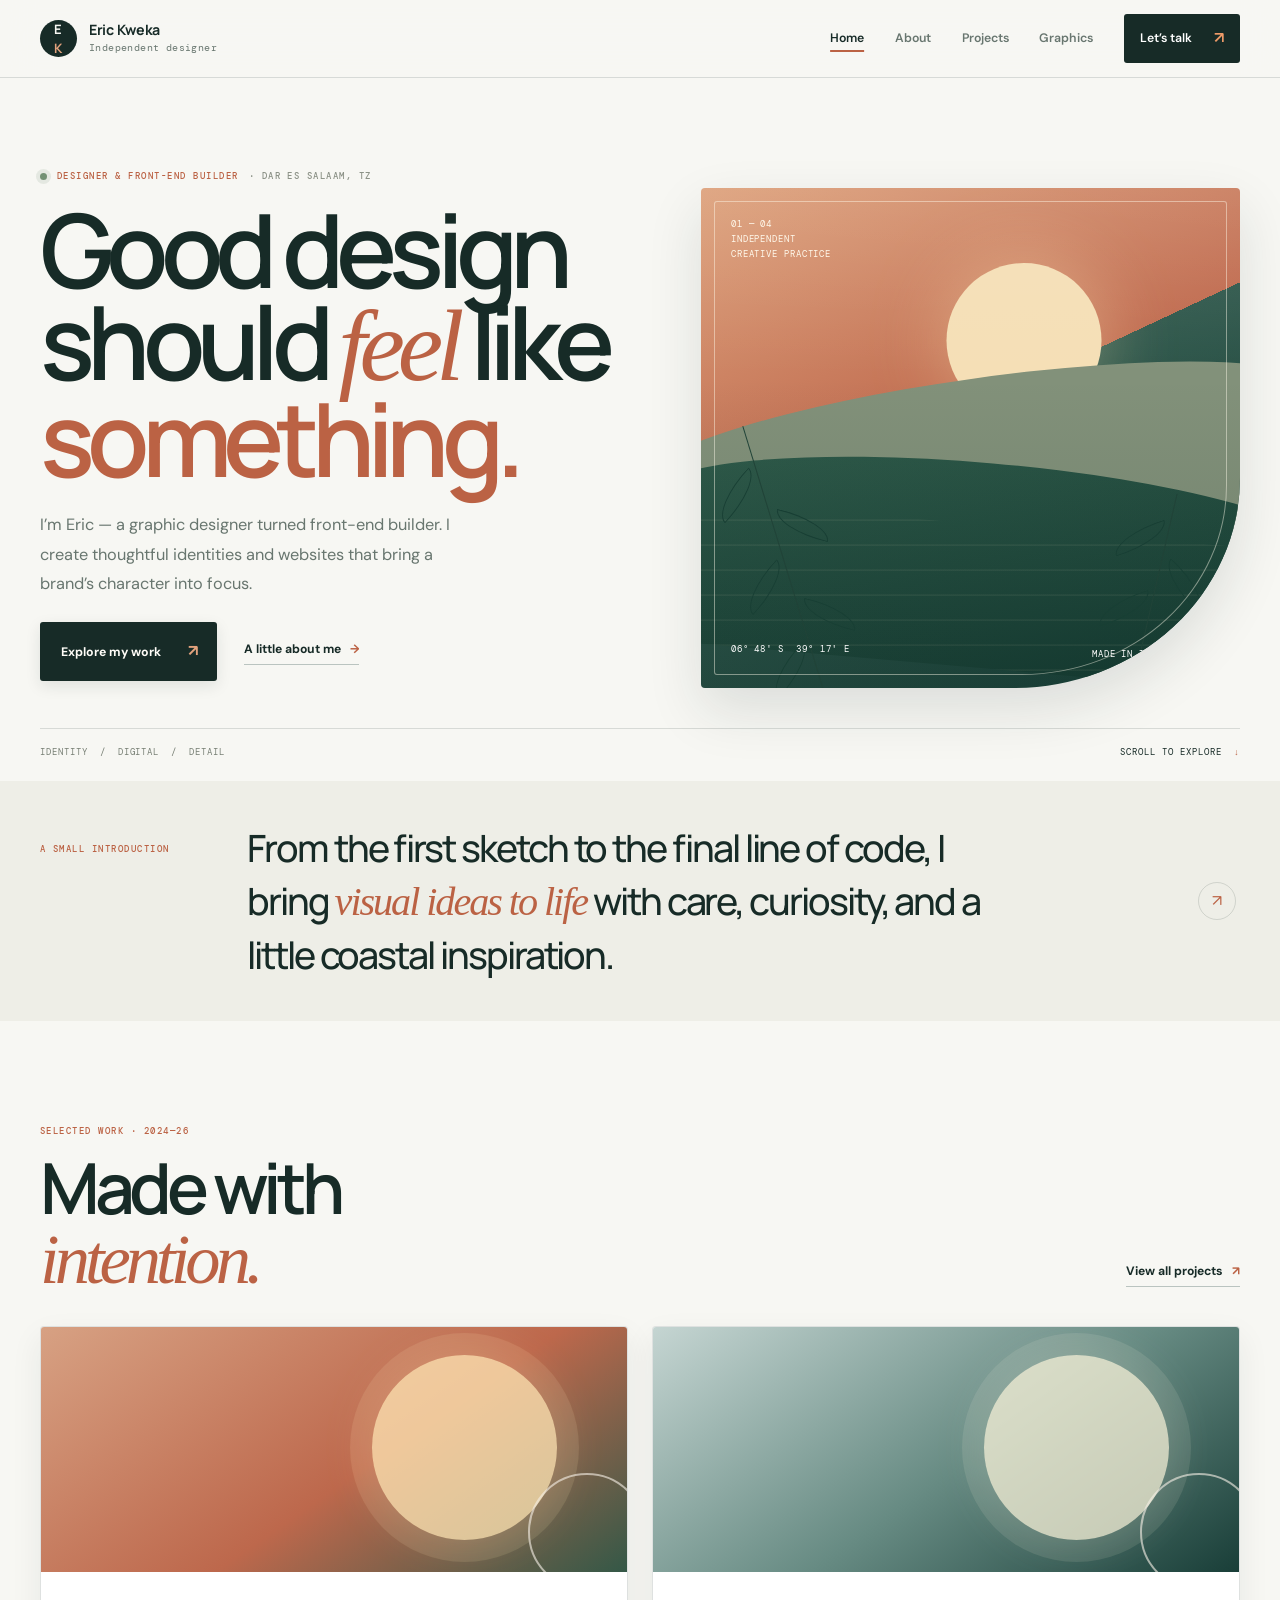
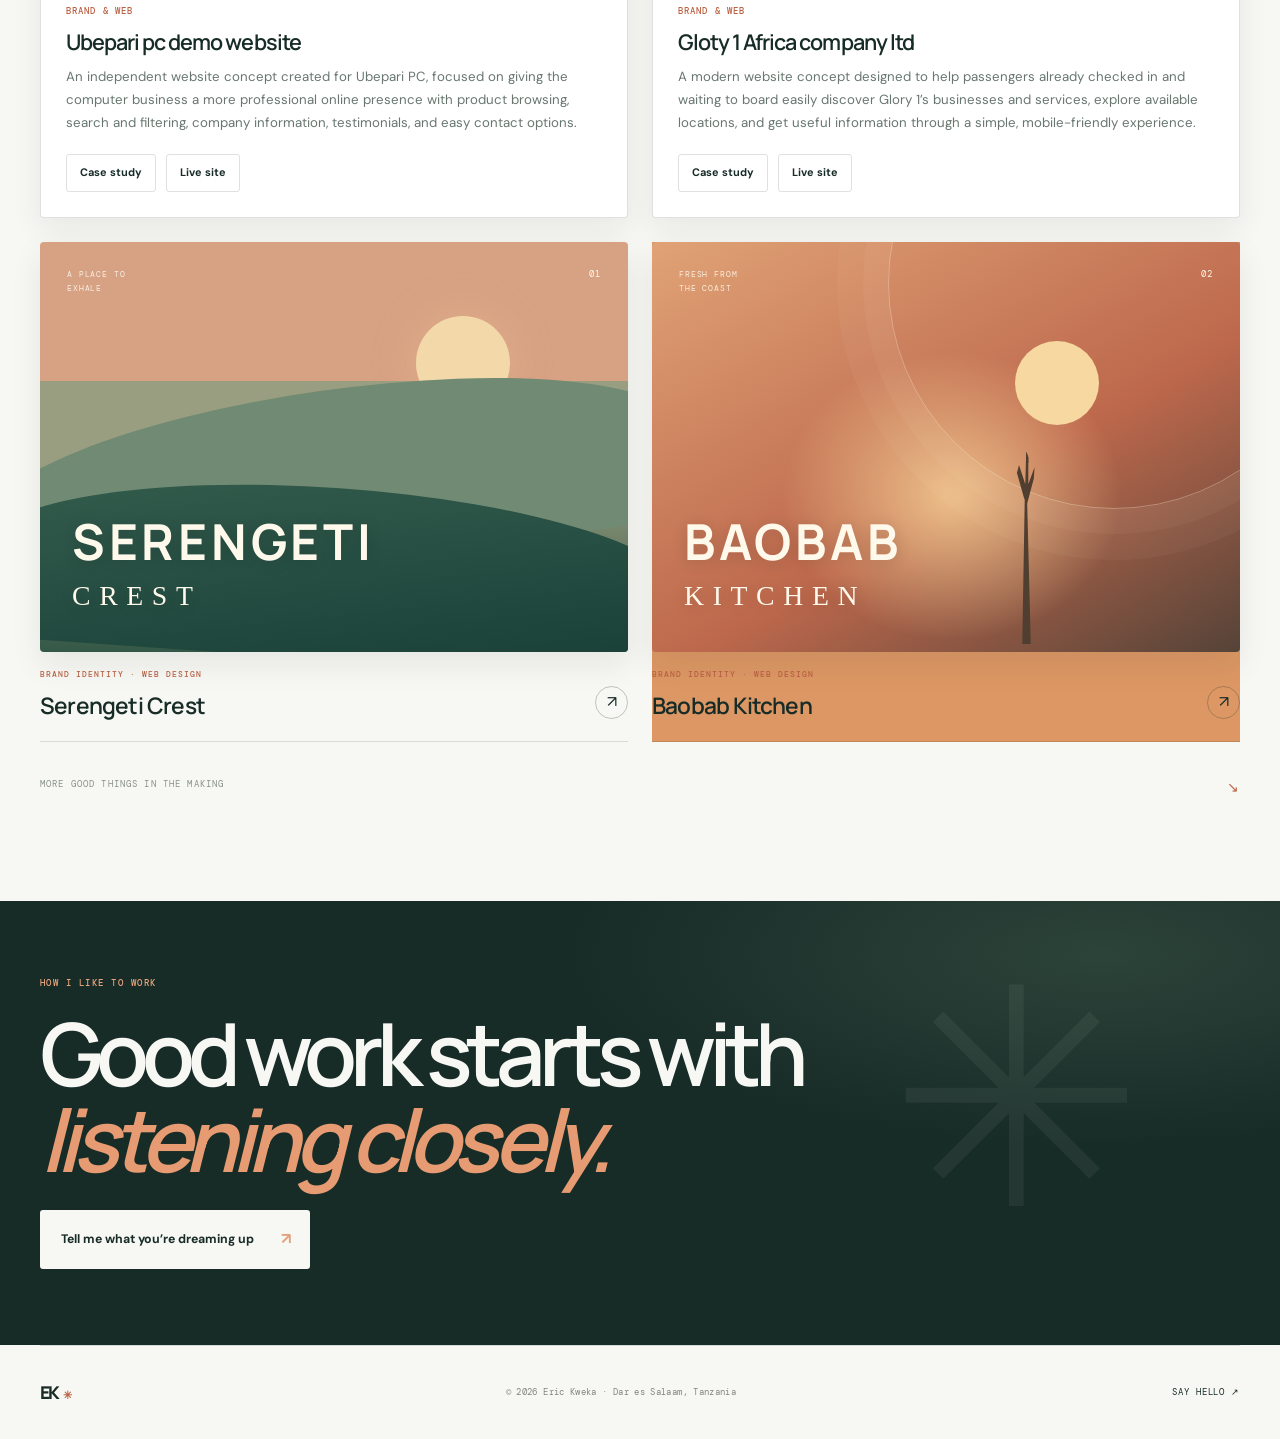
<file: index.html>
<!doctype html>
<html lang="en">
<head>
  <meta charset="utf-8">
  <meta name="viewport" content="width=device-width, initial-scale=1">
  <meta name="theme-color" content="#f7f7f3">
  <meta name="description" content="Eric Kweka is a graphic and front-end designer in Dar es Salaam, Tanzania, building thoughtful brands and websites.">
  <title>Eric Kweka — Designer &amp; Front-end Builder</title>
  <link rel="preconnect" href="https://fonts.googleapis.com">
  <link rel="preconnect" href="https://fonts.gstatic.com" crossorigin>
  <link href="https://fonts.googleapis.com/css2?family=DM+Mono:wght@400;500&family=DM+Sans:wght@400;500;600;700&family=Manrope:wght@400;500;600;700;800&display=swap" rel="stylesheet">
  <link rel="stylesheet" href="style.css">
</head>
<body>
  <header class="site-header">
    <a class="wordmark" href="index.html" aria-label="Eric Kweka, home"><span class="wordmark-mark">E<span>K</span></span><span>Eric Kweka<small>Independent designer</small></span></a>
    <button class="menu-btn" aria-expanded="false" aria-controls="site-nav"><span>Menu</span><i></i><i></i></button>
    <nav class="site-nav" id="site-nav" aria-label="Main navigation">
      <a href="index.html" aria-current="page">Home</a><a href="about.html">About</a><a href="projects.html">Projects</a><a href="graphics.html">Graphics</a><a class="nav-contact" href="contact.html">Let’s talk <span>↗</span></a>
    </nav>
  </header>
  <main>
    <section class="hero wrap">
      <div class="hero-copy">
        <p class="eyebrow"><span class="status-dot"></span> DESIGNER &amp; FRONT-END BUILDER <span class="eyebrow-place">· DAR ES SALAAM, TZ</span></p>
        <h1>Good design<br>should <em>feel</em> like<br><span>something.</span></h1>
        <p class="hero-intro">I’m Eric — a graphic designer turned front-end builder. I create thoughtful identities and websites that bring a brand’s character into focus.</p>
        <div class="hero-cta"><a class="button button-dark" href="projects.html">Explore my work <span>↗</span></a><a class="text-link" href="about.html">A little about me <span>→</span></a></div>
      </div>
      <div class="hero-visual" aria-label="Abstract illustration of the Tanzanian coast at sunset" role="img">
        <div class="visual-index">01 — 04<br>INDEPENDENT<br>CREATIVE PRACTICE</div><div class="sun"></div><div class="coast coast-back"></div><div class="coast coast-front"></div>
        <div class="visual-plant plant-a"><i></i><i></i><i></i><i></i><i></i></div><div class="visual-plant plant-b"><i></i><i></i><i></i><i></i></div>
        <div class="visual-caption"><span>06° 48′ S&nbsp; 39° 17′ E</span><span>MADE IN TANZANIA <b>✳</b></span></div>
      </div>
      <div class="hero-bottom"><span>IDENTITY&nbsp; / &nbsp;DIGITAL&nbsp; / &nbsp;DETAIL</span><a href="#work">SCROLL TO EXPLORE <span>↓</span></a></div>
    </section>
    <section class="intro-band"><div class="wrap intro-band-inner"><span class="eyebrow">A SMALL INTRODUCTION</span><p>From the first sketch to the final line of code, I bring <em>visual ideas to life</em> with care, curiosity, and a little coastal inspiration.</p><a class="round-link" href="about.html" aria-label="Read more about Eric">↗</a></div></section>
    <section class="work-section wrap" id="work">
      <div class="section-heading"><div><p class="eyebrow">SELECTED WORK · 2024—26</p><h2>Made with<br><em>intention.</em></h2></div><a class="text-link" href="projects.html">View all projects <span>↗</span></a></div>
      <div class="work-grid">
        <div class="project-card">
        <div class="project-thumb">
          <svg width="120" height="120" viewBox="0 0 120 120" style="position:absolute; right:-20px; bottom:-20px;"><circle cx="60" cy="60" r="58" fill="none" stroke="#F5EFE6" stroke-width="2"/></svg>
        </div>
        <div class="project-body">
          <span class="tag">Brand &amp; Web</span>
          <h3>Ubepari pc demo website</h3>
          <p>An independent website concept created for Ubepari PC, focused on giving the computer business a more professional online presence with product browsing, search and filtering, company information, testimonials, and easy contact options.</p>
          <div class="project-links">
            <a href="#">Case study</a>
            <a href="https://iamericx.github.io/ubepari/">Live site</a>
          </div>
        </div>
      </div>
         <div class="project-card">
        <div class="project-thumb">
          <svg width="120" height="120" viewBox="0 0 120 120" style="position:absolute; right:-20px; bottom:-20px;"><circle cx="60" cy="60" r="58" fill="none" stroke="#F5EFE6" stroke-width="2"/></svg>
        </div>
        <div class="project-body">
          <span class="tag">Brand &amp; Web</span>
          <h3>Gloty 1 Africa company ltd</h3>
          <p> A modern website concept designed to help passengers already checked in and waiting to board easily discover Glory 1’s businesses and services, explore available locations, and get useful information through a simple, mobile-friendly experience.</p>
          <div class="project-links">
            <a href="#">Case study</a>
            <a href="https://iamericx.github.io/Glory-1-/">Live site</a>
          </div>
        </div>
      </div>
        <a class="work-card work-serengeti" href="projects.html#serengeti"><div class="work-art serengeti-art"><span class="work-art-note">A PLACE TO<br>EXHALE</span><div class="work-sun"></div><div class="work-hill hill-a"></div><div class="work-hill hill-b"></div><div class="work-art-title">SERENGETI<br><i>CREST</i></div><span class="work-number">01</span></div><div class="work-meta"><div><span class="eyebrow">BRAND IDENTITY · WEB DESIGN</span><h3>Serengeti Crest</h3></div><span class="arrow-circle">↗</span></div></a>
        <a class="work-card work-baobab" href="projects.html#baobab"><div class="work-art baobab-art"><span class="work-art-note">FRESH FROM<br>THE COAST</span><div class="baobab-sun"></div><div class="baobab-tree"></div><div class="work-art-title">BAOBAB<br><i>KITCHEN</i></div><span class="work-number">02</span></div><div class="work-meta"><div><span class="eyebrow">BRAND IDENTITY · WEB DESIGN</span><h3>Baobab Kitchen</h3></div><span class="arrow-circle">↗</span></div></a>
      </div>
      <div class="work-endnote"><span>MORE GOOD THINGS IN THE MAKING</span><span>↘</span></div>
    </section>
    <section class="statement"><div class="wrap statement-inner"><span class="eyebrow">HOW I LIKE TO WORK</span><p>Good work starts with<br><em>listening closely.</em></p><a class="button button-light" href="contact.html">Tell me what you’re dreaming up <span>↗</span></a><span class="statement-star" aria-hidden="true">✳</span></div></section>
  </main>
  <footer class="site-footer wrap"><a class="footer-mark" href="index.html">EK<span>✳</span></a><span>© <span data-year>2026</span> Eric Kweka · Dar es Salaam, Tanzania</span><a href="mailto:kwekae376@gmail.com">SAY HELLO ↗</a></footer>
  <script src="nav.js" defer></script>
</body>
</html>
</file>
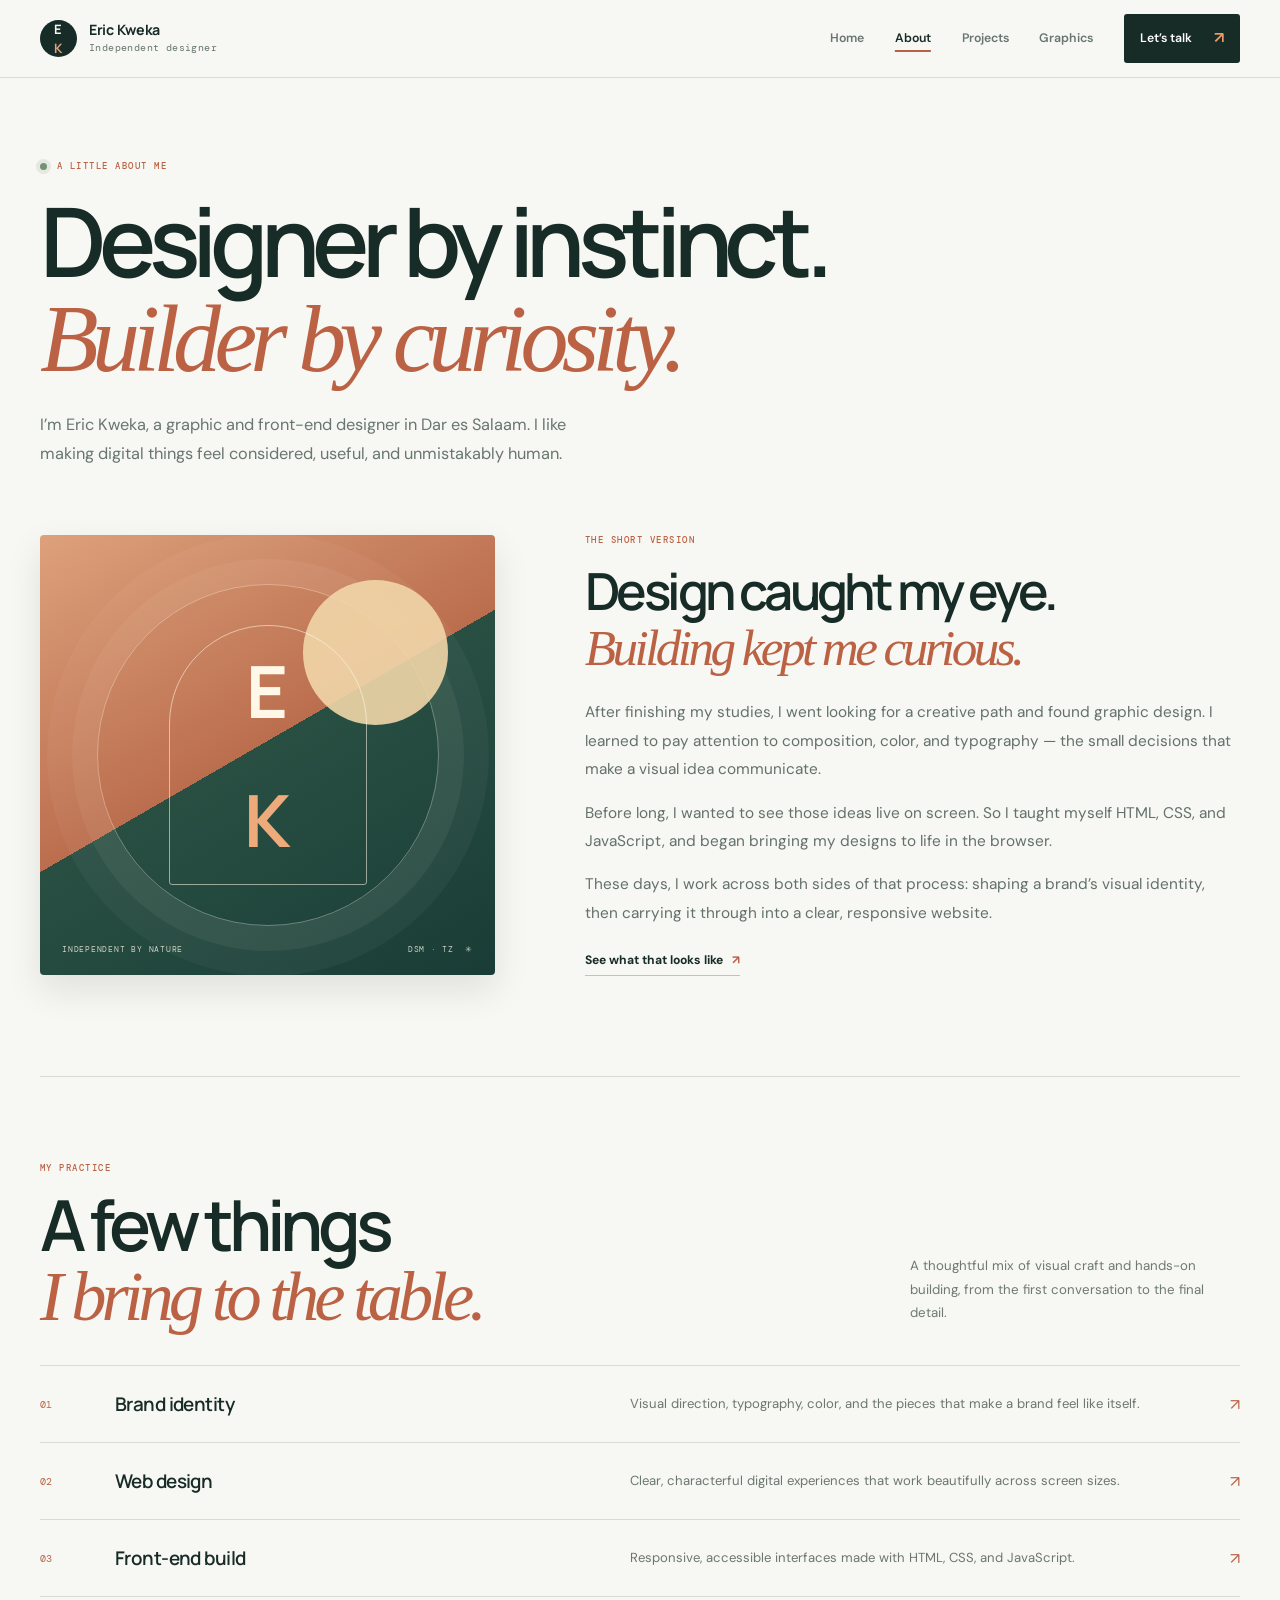
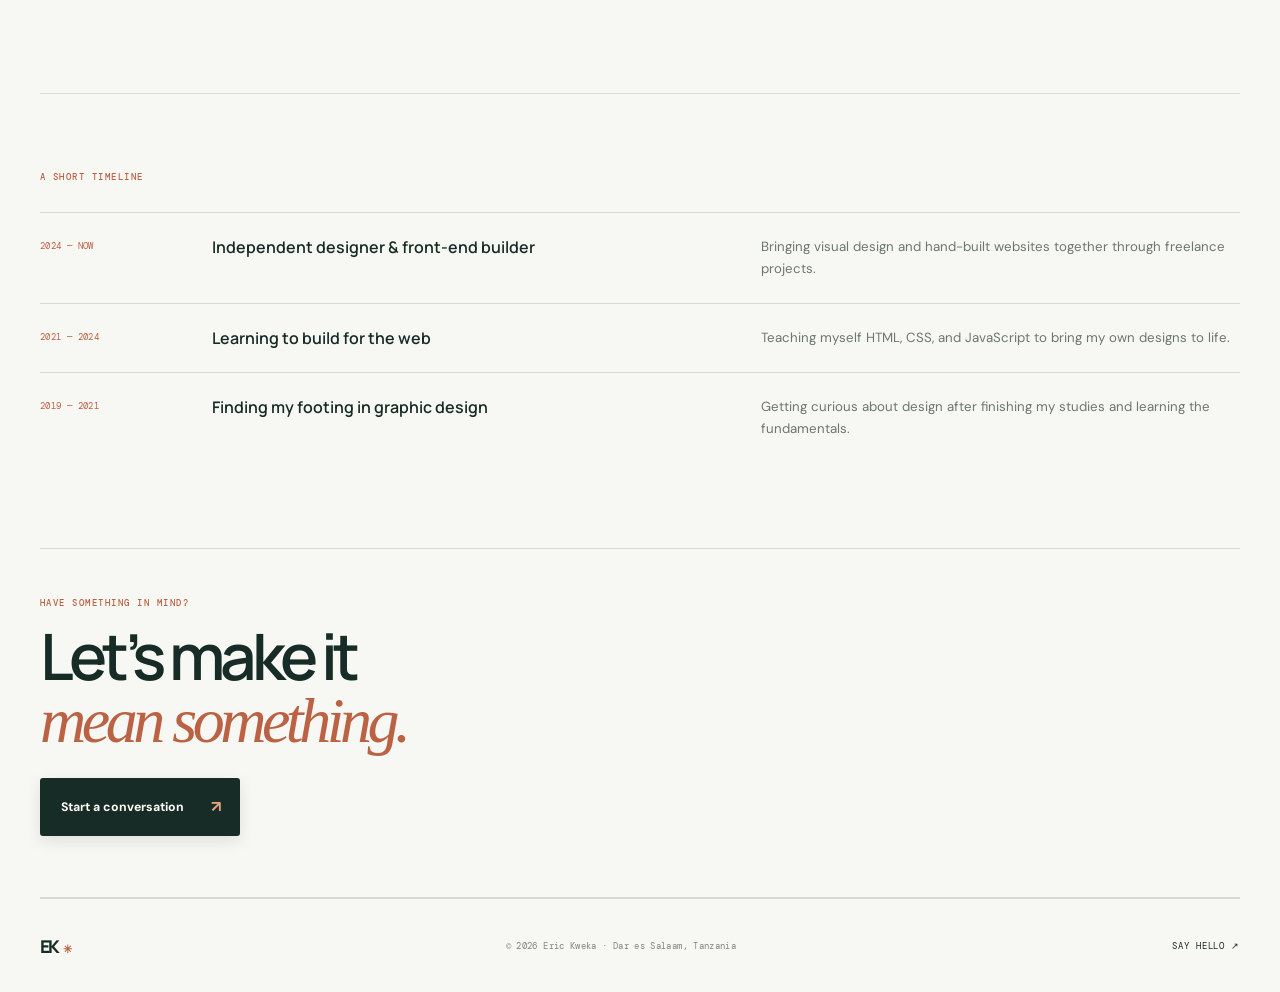
<file: about.html>
<!doctype html>
<html lang="en">
<head>
  <meta charset="utf-8"><meta name="viewport" content="width=device-width, initial-scale=1"><meta name="theme-color" content="#f7f7f3">
  <meta name="description" content="Meet Eric Kweka, a graphic and front-end designer based in Dar es Salaam, Tanzania.">
  <title>About — Eric Kweka</title>
  <link rel="preconnect" href="https://fonts.googleapis.com"><link rel="preconnect" href="https://fonts.gstatic.com" crossorigin>
  <link href="https://fonts.googleapis.com/css2?family=DM+Mono:wght@400;500&family=DM+Sans:wght@400;500;600;700&family=Manrope:wght@400;500;600;700;800&display=swap" rel="stylesheet"><link rel="stylesheet" href="style.css">
</head>
<body>
  <header class="site-header"><a class="wordmark" href="index.html" aria-label="Eric Kweka, home"><span class="wordmark-mark">E<span>K</span></span><span>Eric Kweka<small>Independent designer</small></span></a><button class="menu-btn" aria-expanded="false" aria-controls="site-nav"><span>Menu</span><i></i><i></i></button><nav class="site-nav" id="site-nav" aria-label="Main navigation"><a href="index.html">Home</a><a href="about.html" aria-current="page">About</a><a href="projects.html">Projects</a><a href="graphics.html">Graphics</a><a class="nav-contact" href="contact.html">Let’s talk <span>↗</span></a></nav></header>
  <main class="wrap inner-page">
    <section class="page-intro"><p class="eyebrow"><span class="status-dot"></span> A LITTLE ABOUT ME</p><h1>Designer by instinct.<br><em>Builder by curiosity.</em></h1><p class="page-lede">I’m Eric Kweka, a graphic and front-end designer in Dar es Salaam. I like making digital things feel considered, useful, and unmistakably human.</p></section>
    <section class="about-story"><div class="about-art"><div class="portrait-monogram">E<span>K</span></div><div class="about-art-label"><span>INDEPENDENT BY NATURE</span><span>DSM · TZ&nbsp; ✳</span></div></div><div class="story-copy"><p class="eyebrow">THE SHORT VERSION</p><h2>Design caught my eye.<br><em>Building kept me curious.</em></h2><p>After finishing my studies, I went looking for a creative path and found graphic design. I learned to pay attention to composition, color, and typography — the small decisions that make a visual idea communicate.</p><p>Before long, I wanted to see those ideas live on screen. So I taught myself HTML, CSS, and JavaScript, and began bringing my designs to life in the browser.</p><p>These days, I work across both sides of that process: shaping a brand’s visual identity, then carrying it through into a clear, responsive website.</p><a class="text-link" href="projects.html">See what that looks like <span>↗</span></a></div></section>
    <section class="about-capabilities"><div class="section-heading"><div><p class="eyebrow">MY PRACTICE</p><h2>A few things<br><em>I bring to the table.</em></h2></div><p class="capabilities-note">A thoughtful mix of visual craft and hands-on building, from the first conversation to the final detail.</p></div><div class="capability-list"><div><span>01</span><h3>Brand identity</h3><p>Visual direction, typography, color, and the pieces that make a brand feel like itself.</p><b>↗</b></div><div><span>02</span><h3>Web design</h3><p>Clear, characterful digital experiences that work beautifully across screen sizes.</p><b>↗</b></div><div><span>03</span><h3>Front-end build</h3><p>Responsive, accessible interfaces made with HTML, CSS, and JavaScript.</p><b>↗</b></div></div></section>
    <section class="about-timeline"><p class="eyebrow">A SHORT TIMELINE</p><div class="timeline-row"><span>2024 — NOW</span><h3>Independent designer &amp; front-end builder</h3><p>Bringing visual design and hand-built websites together through freelance projects.</p></div><div class="timeline-row"><span>2021 — 2024</span><h3>Learning to build for the web</h3><p>Teaching myself HTML, CSS, and JavaScript to bring my own designs to life.</p></div><div class="timeline-row"><span>2019 — 2021</span><h3>Finding my footing in graphic design</h3><p>Getting curious about design after finishing my studies and learning the fundamentals.</p></div></section>
    <section class="mini-cta"><span class="eyebrow">HAVE SOMETHING IN MIND?</span><h2>Let’s make it<br><em>mean something.</em></h2><a class="button button-dark" href="contact.html">Start a conversation <span>↗</span></a></section>
  </main>
  <footer class="site-footer wrap"><a class="footer-mark" href="index.html">EK<span>✳</span></a><span>© <span data-year>2026</span> Eric Kweka · Dar es Salaam, Tanzania</span><a href="mailto:kwekae376@gmail.com">SAY HELLO ↗</a></footer><script src="nav.js" defer></script>
</body>
</html>
</file>
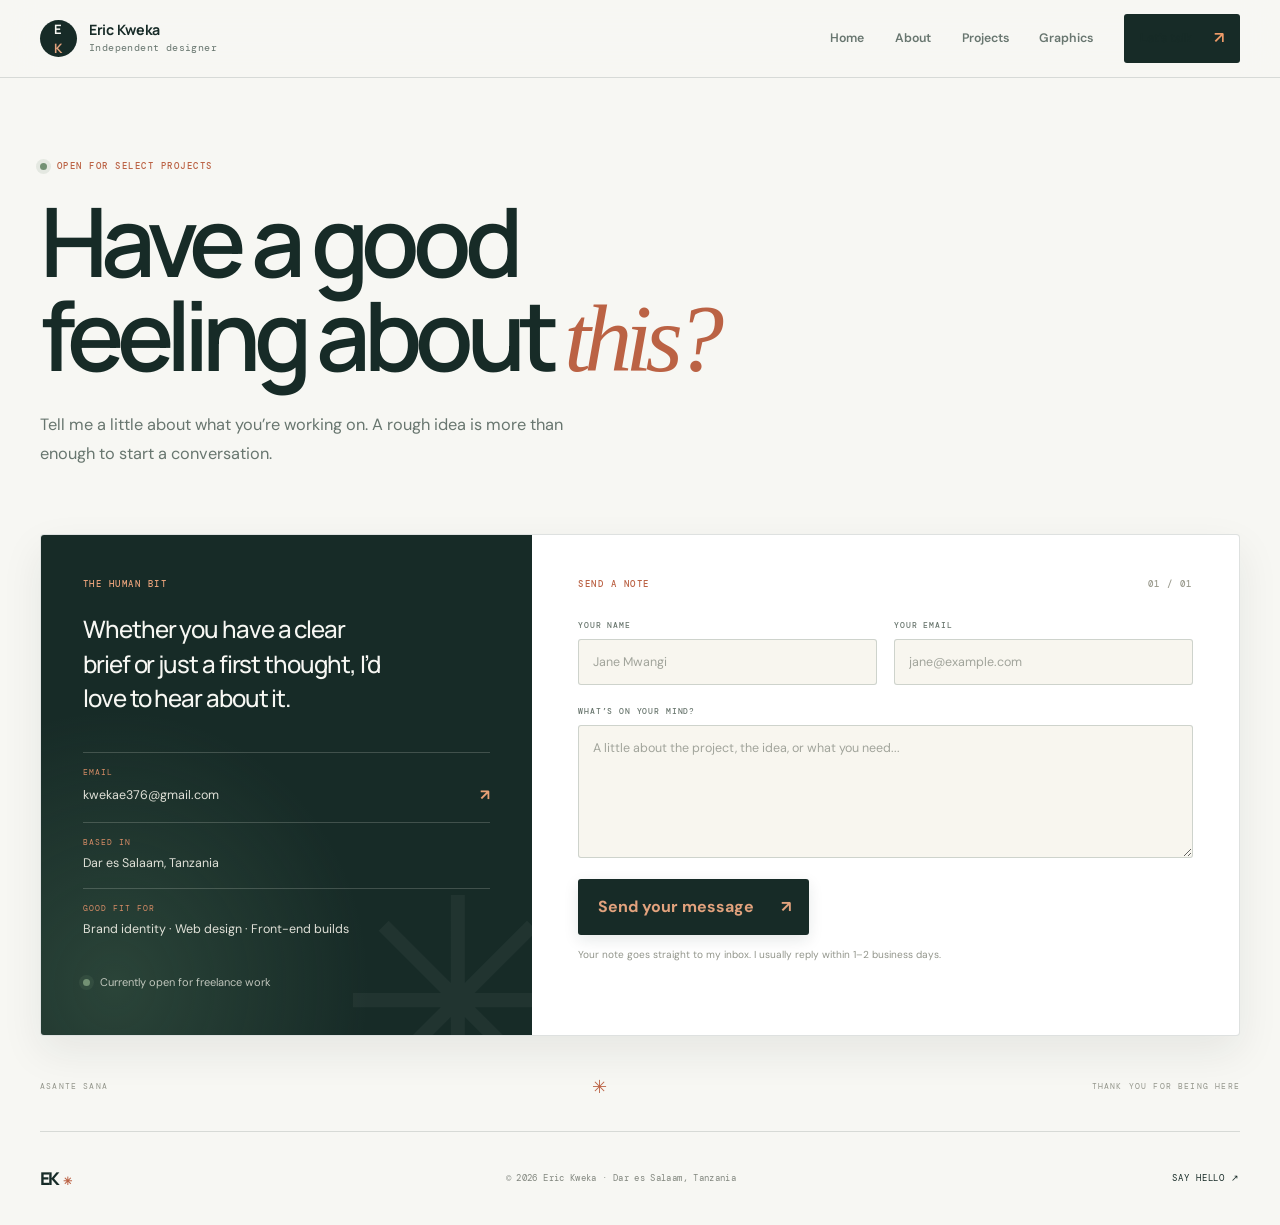
<file: contact.html>
<!doctype html>
<html lang="en">
<head>
  <meta charset="utf-8"><meta name="viewport" content="width=device-width, initial-scale=1"><meta name="theme-color" content="#f7f7f3">
  <meta name="description" content="Get in touch with Eric Kweka about brand identity and web design projects.">
  <title>Contact — Eric Kweka</title>
  <link rel="preconnect" href="https://fonts.googleapis.com"><link rel="preconnect" href="https://fonts.gstatic.com" crossorigin>
  <link href="https://fonts.googleapis.com/css2?family=DM+Mono:wght@400;500&family=DM+Sans:wght@400;500;600;700&family=Manrope:wght@400;500;600;700;800&display=swap" rel="stylesheet"><link rel="stylesheet" href="style.css">
</head>
<body>
  <header class="site-header"><a class="wordmark" href="index.html" aria-label="Eric Kweka, home"><span class="wordmark-mark">E<span>K</span></span><span>Eric Kweka<small>Independent designer</small></span></a><button class="menu-btn" aria-expanded="false" aria-controls="site-nav"><span>Menu</span><i></i><i></i></button><nav class="site-nav" id="site-nav" aria-label="Main navigation"><a href="index.html">Home</a><a href="about.html">About</a><a href="projects.html">Projects</a><a href="graphics.html">Graphics</a><a class="nav-contact" href="contact.html" aria-current="page">Let’s talk <span>↗</span></a></nav></header>
  <main class="wrap inner-page contact-page">
    <section class="page-intro contact-intro"><p class="eyebrow"><span class="status-dot"></span> OPEN FOR SELECT PROJECTS</p><h1>Have a good<br>feeling about <em>this?</em></h1><p class="page-lede">Tell me a little about what you’re working on. A rough idea is more than enough to start a conversation.</p></section>
    <section class="contact-layout"><div class="contact-aside"><span class="eyebrow">THE HUMAN BIT</span><p>Whether you have a clear brief or just a first thought, I’d love to hear about it.</p><div class="contact-detail"><span>EMAIL</span><a href="mailto:kwekae376@gmail.com">kwekae376@gmail.com <b>↗</b></a></div><div class="contact-detail"><span>BASED IN</span><p>Dar es Salaam, Tanzania</p></div><div class="contact-detail"><span>GOOD FIT FOR</span><p>Brand identity · Web design · Front-end builds</p></div><div class="availability"><span class="status-dot"></span> Currently open for freelance work</div><div class="contact-aside-mark" aria-hidden="true">✳</div></div>
      <div class="form-panel"><p class="eyebrow">SEND A NOTE <span class="form-step">01 / 01</span></p><form id="contact-form" action="https://formspree.io/f/mbdvykke" method="POST"><div class="form-row"><div class="form-field"><label for="name">YOUR NAME</label><input id="name" name="name" type="text" autocomplete="name" placeholder="Jane Mwangi" required></div><div class="form-field"><label for="email">YOUR EMAIL</label><input id="email" name="_replyto" type="email" autocomplete="email" placeholder="jane@example.com" required></div></div><div class="form-field"><label for="message">WHAT’S ON YOUR MIND?</label><textarea id="message" name="message" rows="5" placeholder="A little about the project, the idea, or what you need..." required></textarea></div><div class="form-honeypot" aria-hidden="true"><label for="website">Leave this field empty</label><input id="website" type="text" name="_gotcha" tabindex="-1" autocomplete="off"></div><button class="button button-dark submit-button" type="submit"><span>Send your message</span><span>↗</span></button><p class="form-note">Your note goes straight to my inbox. I usually reply within 1–2 business days.</p><p id="form-status" class="form-status" aria-live="polite"></p></form></div></section>
    <section class="contact-bottom"><span>ASANTE SANA</span><span>✳</span><span>THANK YOU FOR BEING HERE</span></section>
  </main>
  <footer class="site-footer wrap"><a class="footer-mark" href="index.html">EK<span>✳</span></a><span>© <span data-year>2026</span> Eric Kweka · Dar es Salaam, Tanzania</span><a href="mailto:kwekae376@gmail.com">SAY HELLO ↗</a></footer>
  <script src="nav.js" defer></script>
  <script>
    document.getElementById('contact-form').addEventListener('submit', async function (event) {
      event.preventDefault();
      const form = event.currentTarget;
      const status = document.getElementById('form-status');
      const button = form.querySelector('button[type="submit"]');
      button.disabled = true;
      status.className = 'form-status is-visible';
      status.textContent = 'Sending your message…';
      try {
        const response = await fetch(form.action, { method: 'POST', body: new FormData(form), headers: { Accept: 'application/json' } });
        if (!response.ok) throw new Error('Message could not be sent');
        status.className = 'form-status is-visible is-success';
        status.textContent = 'Thanks for reaching out. Your message is on its way.';
        form.reset();
      } catch (error) {
        status.className = 'form-status is-visible is-error';
        status.textContent = 'Something went wrong. Please try again or email me directly.';
      } finally {
        button.disabled = false;
      }
    });
  </script>
</body>
</html>
</file>
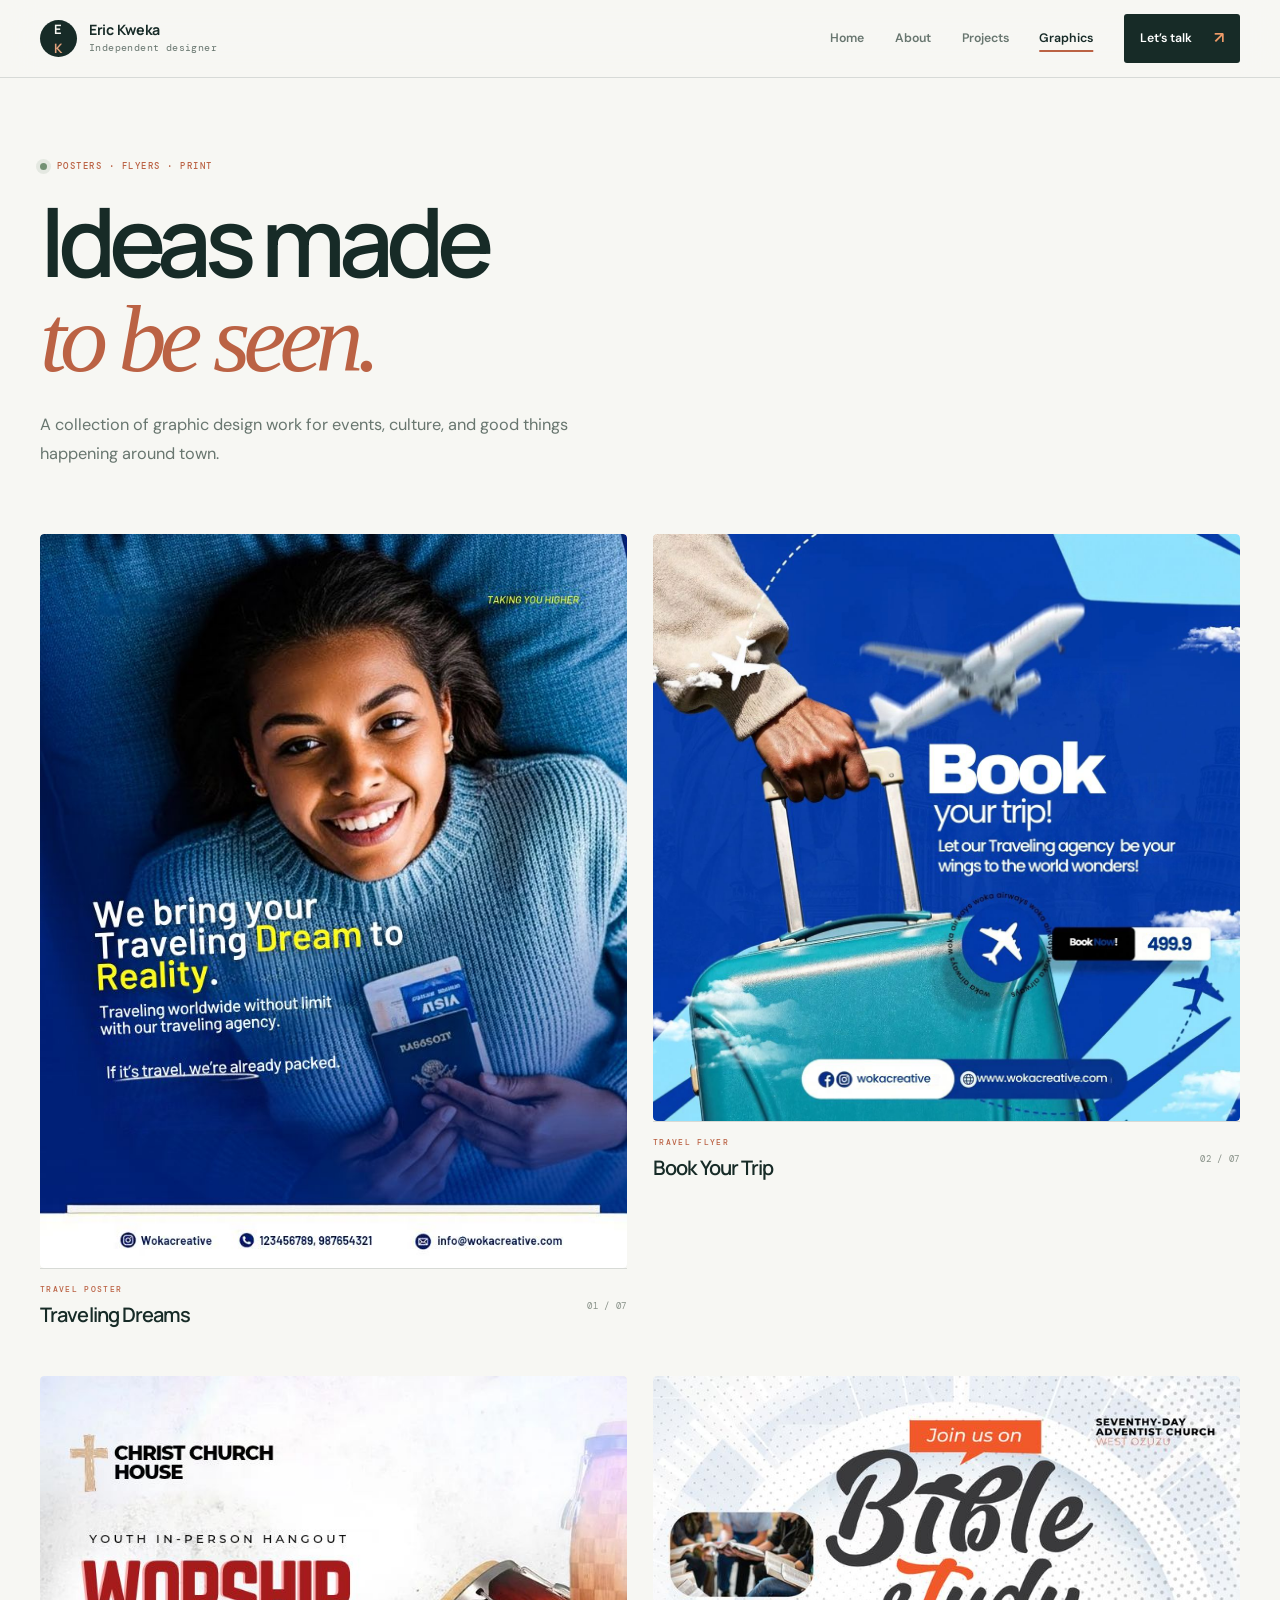
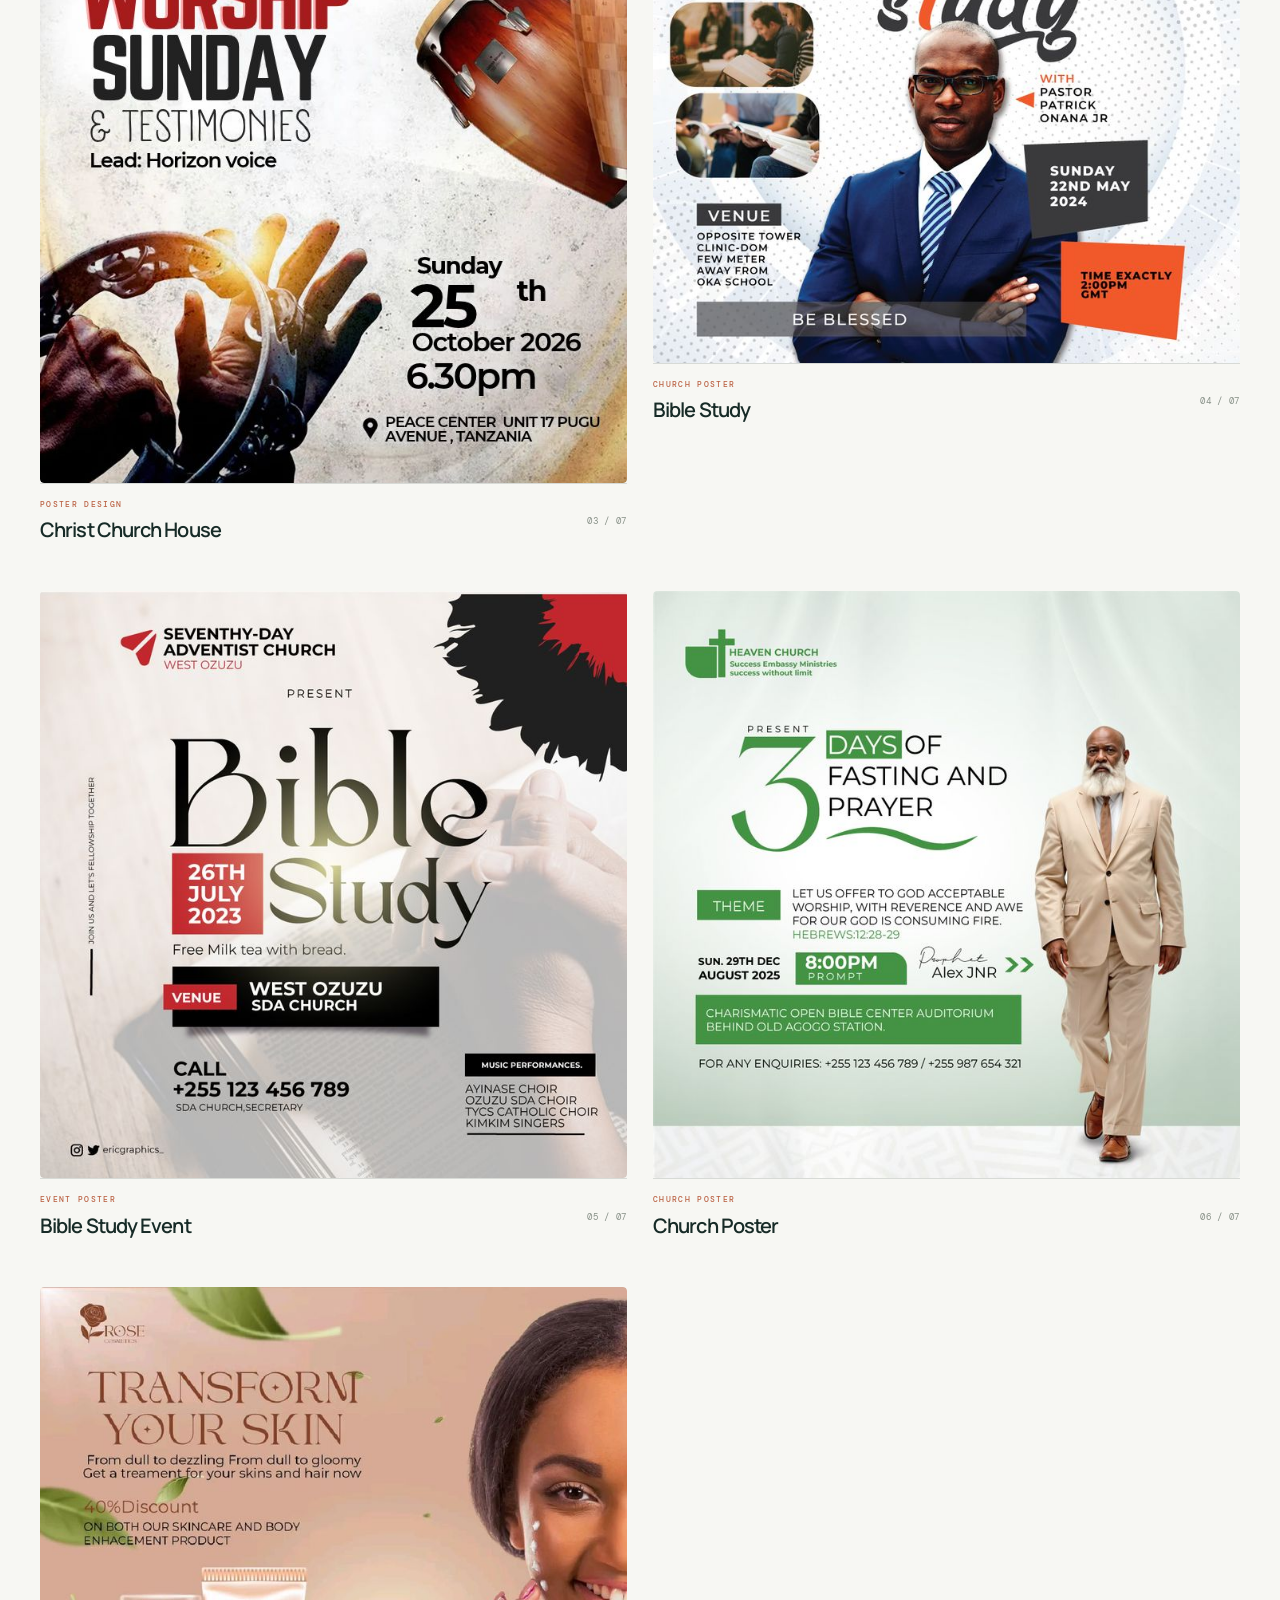
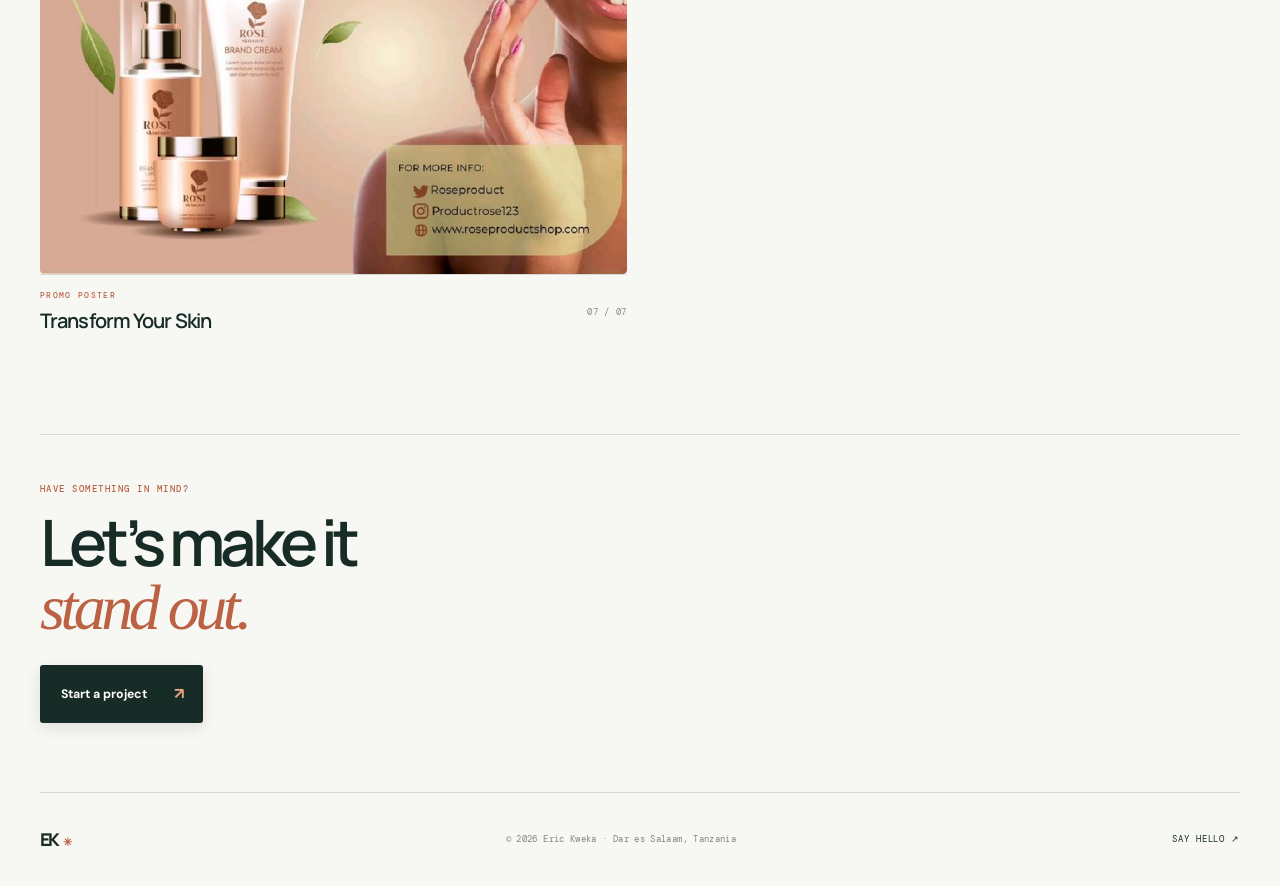
<file: graphics.html>
<!doctype html>
<html lang="en">
<head>
  <meta charset="utf-8"><meta name="viewport" content="width=device-width, initial-scale=1"><meta name="theme-color" content="#f7f7f3">
  <meta name="description" content="Poster and flyer design by Eric Kweka, an independent graphic designer in Dar es Salaam, Tanzania.">
  <title>Graphics — Eric Kweka</title>
  <link rel="preconnect" href="https://fonts.googleapis.com"><link rel="preconnect" href="https://fonts.gstatic.com" crossorigin>
  <link href="https://fonts.googleapis.com/css2?family=DM+Mono:wght@400;500&family=DM+Sans:wght@400;500;600;700&family=Manrope:wght@400;500;600;700;800&display=swap" rel="stylesheet"><link rel="stylesheet" href="style.css">
</head>
<body>
  <header class="site-header"><a class="wordmark" href="index.html" aria-label="Eric Kweka, home"><span class="wordmark-mark">E<span>K</span></span><span>Eric Kweka<small>Independent designer</small></span></a><button class="menu-btn" aria-expanded="false" aria-controls="site-nav"><span>Menu</span><i></i><i></i></button><nav class="site-nav" id="site-nav" aria-label="Main navigation"><a href="index.html">Home</a><a href="about.html">About</a><a href="projects.html">Projects</a><a href="graphics.html" aria-current="page">Graphics</a><a class="nav-contact" href="contact.html">Let’s talk <span>↗</span></a></nav></header>
  <main class="wrap inner-page graphics-page">
    <section class="page-intro"><p class="eyebrow"><span class="status-dot"></span> POSTERS · FLYERS · PRINT</p><h1>Ideas made<br><em>to be seen.</em></h1><p class="page-lede">A collection of graphic design work for events, culture, and good things happening around town.</p></section>
    <section class="graphic-grid" aria-label="Poster and flyer portfolio">
      <article class="graphic-card"><div class="graphic-art graphic-photo"><img src="We%20bring%20your%20Traveling%20Dream%20to%20Reality..jpg" alt="Travel poster design: We bring your traveling dream to reality" loading="lazy"></div><div class="graphic-meta"><div><span class="eyebrow">TRAVEL POSTER</span><h2>Traveling Dreams</h2></div><span>01 / 07</span></div></article>
      <article class="graphic-card"><div class="graphic-art graphic-photo"><img src="Book%20your%20trip!.jpg" alt="Square travel flyer inviting viewers to book a trip" loading="lazy"></div><div class="graphic-meta"><div><span class="eyebrow">TRAVEL FLYER</span><h2>Book Your Trip</h2></div><span>02 / 07</span></div></article>
      <article class="graphic-card"><div class="graphic-art graphic-photo"><img src="christ%20church%20house.jpg" alt="Christ Church House poster design" loading="lazy"></div><div class="graphic-meta"><div><span class="eyebrow">POSTER DESIGN</span><h2>Christ Church House</h2></div><span>03 / 07</span></div></article>
      <article class="graphic-card"><div class="graphic-art graphic-photo"><img src="Bible%20study(church%20poster%20design)%20%20%20%20%20%20for%20Adventist%20church%20%E2%9B%AA%EF%B8%8F.jfif" alt="Square Bible study poster for an Adventist church" loading="lazy"></div><div class="graphic-meta"><div><span class="eyebrow">CHURCH POSTER</span><h2>Bible Study</h2></div><span>04 / 07</span></div></article>
      <article class="graphic-card"><div class="graphic-art graphic-photo"><img src="CHURCH%20POSTER%20%20Bible%20study%20event%20from%20SEVENTH-DAY%20ADVENTIST%20CHURCH.jfif" alt="Bible study event poster for a Seventh-day Adventist church" loading="lazy"></div><div class="graphic-meta"><div><span class="eyebrow">EVENT POSTER</span><h2>Bible Study Event</h2></div><span>05 / 07</span></div></article>
      <article class="graphic-card"><div class="graphic-art graphic-photo"><img src="CHURCH%20POSTER%20DESIGN.jfif" alt="Church poster design" loading="lazy"></div><div class="graphic-meta"><div><span class="eyebrow">CHURCH POSTER</span><h2>Church Poster</h2></div><span>06 / 07</span></div></article>
      <article class="graphic-card"><div class="graphic-art graphic-photo"><img src="TRANSFORM%20YOUR%20SKIN.jfif" alt="Skincare promotion poster reading Transform Your Skin" loading="lazy"></div><div class="graphic-meta"><div><span class="eyebrow">PROMO POSTER</span><h2>Transform Your Skin</h2></div><span>07 / 07</span></div></article>
    </section>
    <section class="project-end graphic-end"><span class="eyebrow">HAVE SOMETHING IN MIND?</span><h2>Let’s make it<br><em>stand out.</em></h2><a class="button button-dark" href="contact.html">Start a project <span>↗</span></a></section>
  </main>
  <footer class="site-footer wrap"><a class="footer-mark" href="index.html">EK<span>✳</span></a><span>© <span data-year>2026</span> Eric Kweka · Dar es Salaam, Tanzania</span><a href="mailto:kwekae376@gmail.com">SAY HELLO ↗</a></footer><script src="nav.js" defer></script>
</body>
</html>
</file>
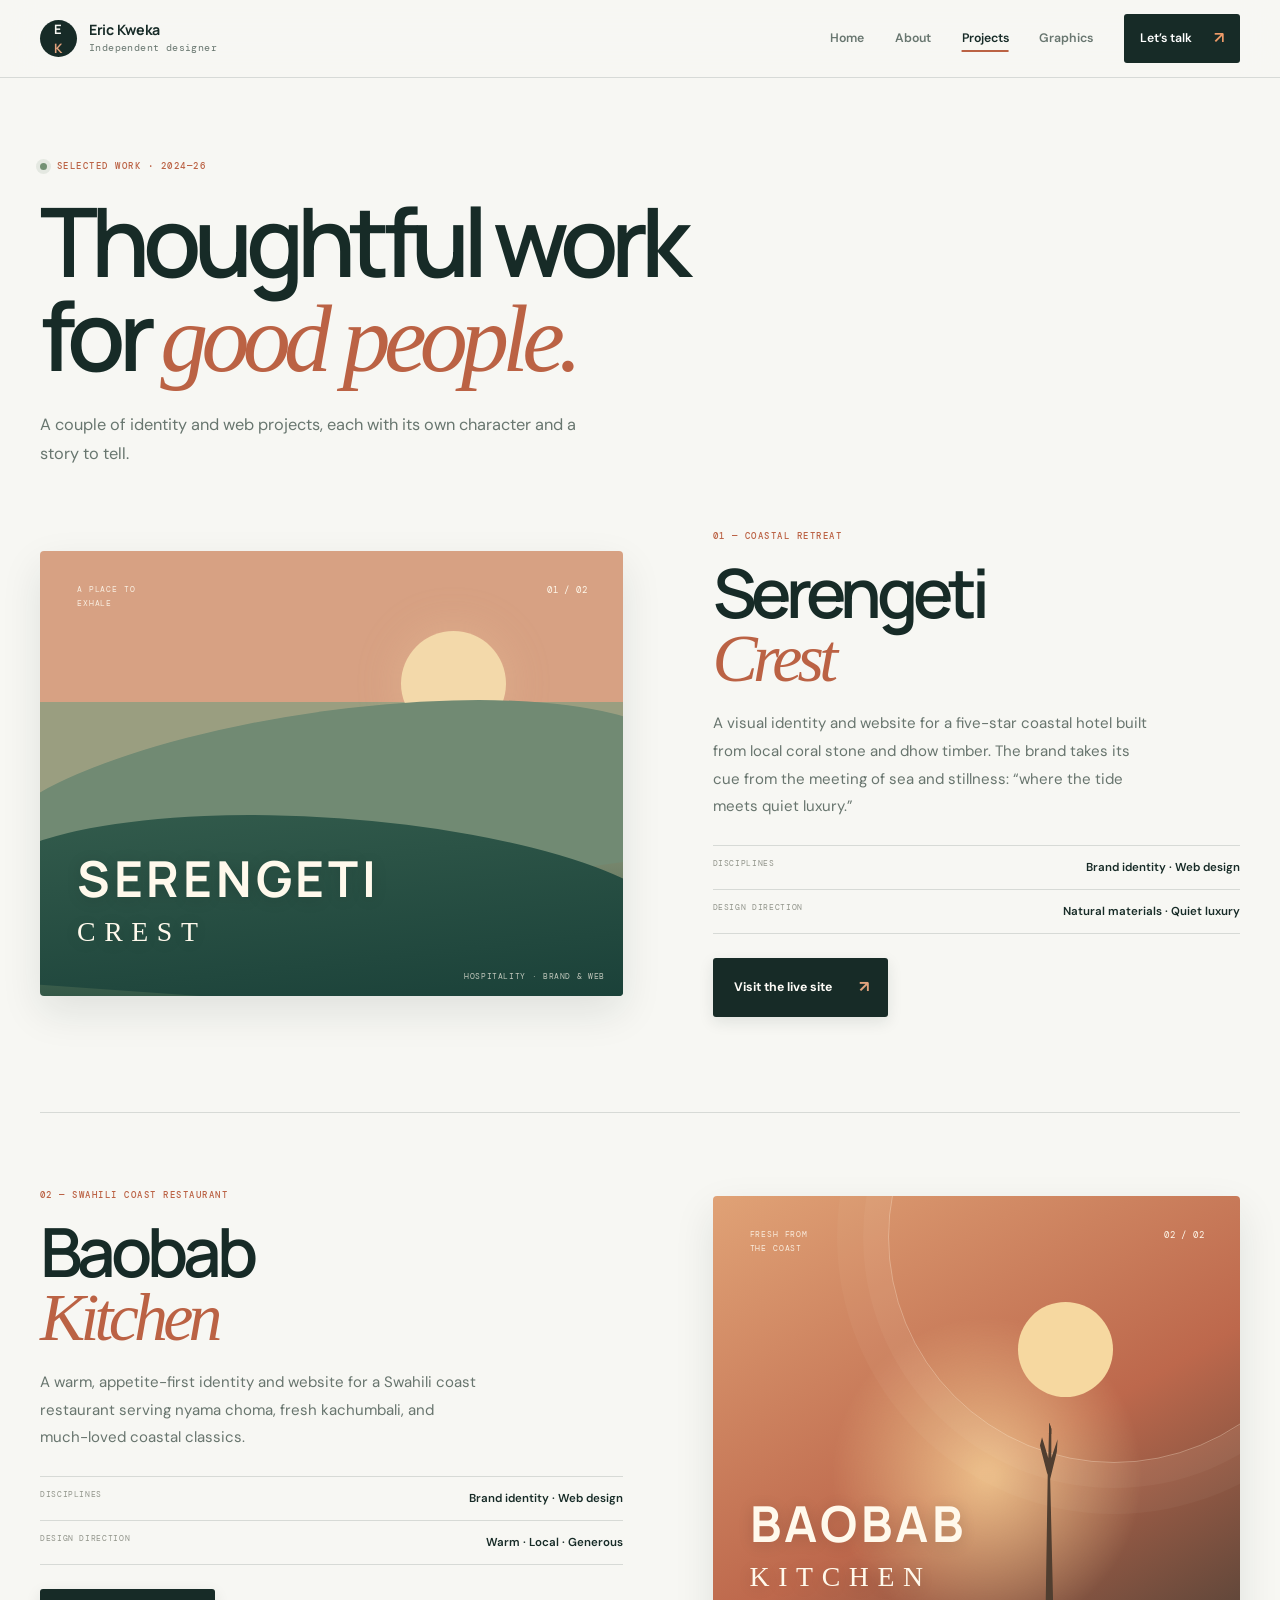
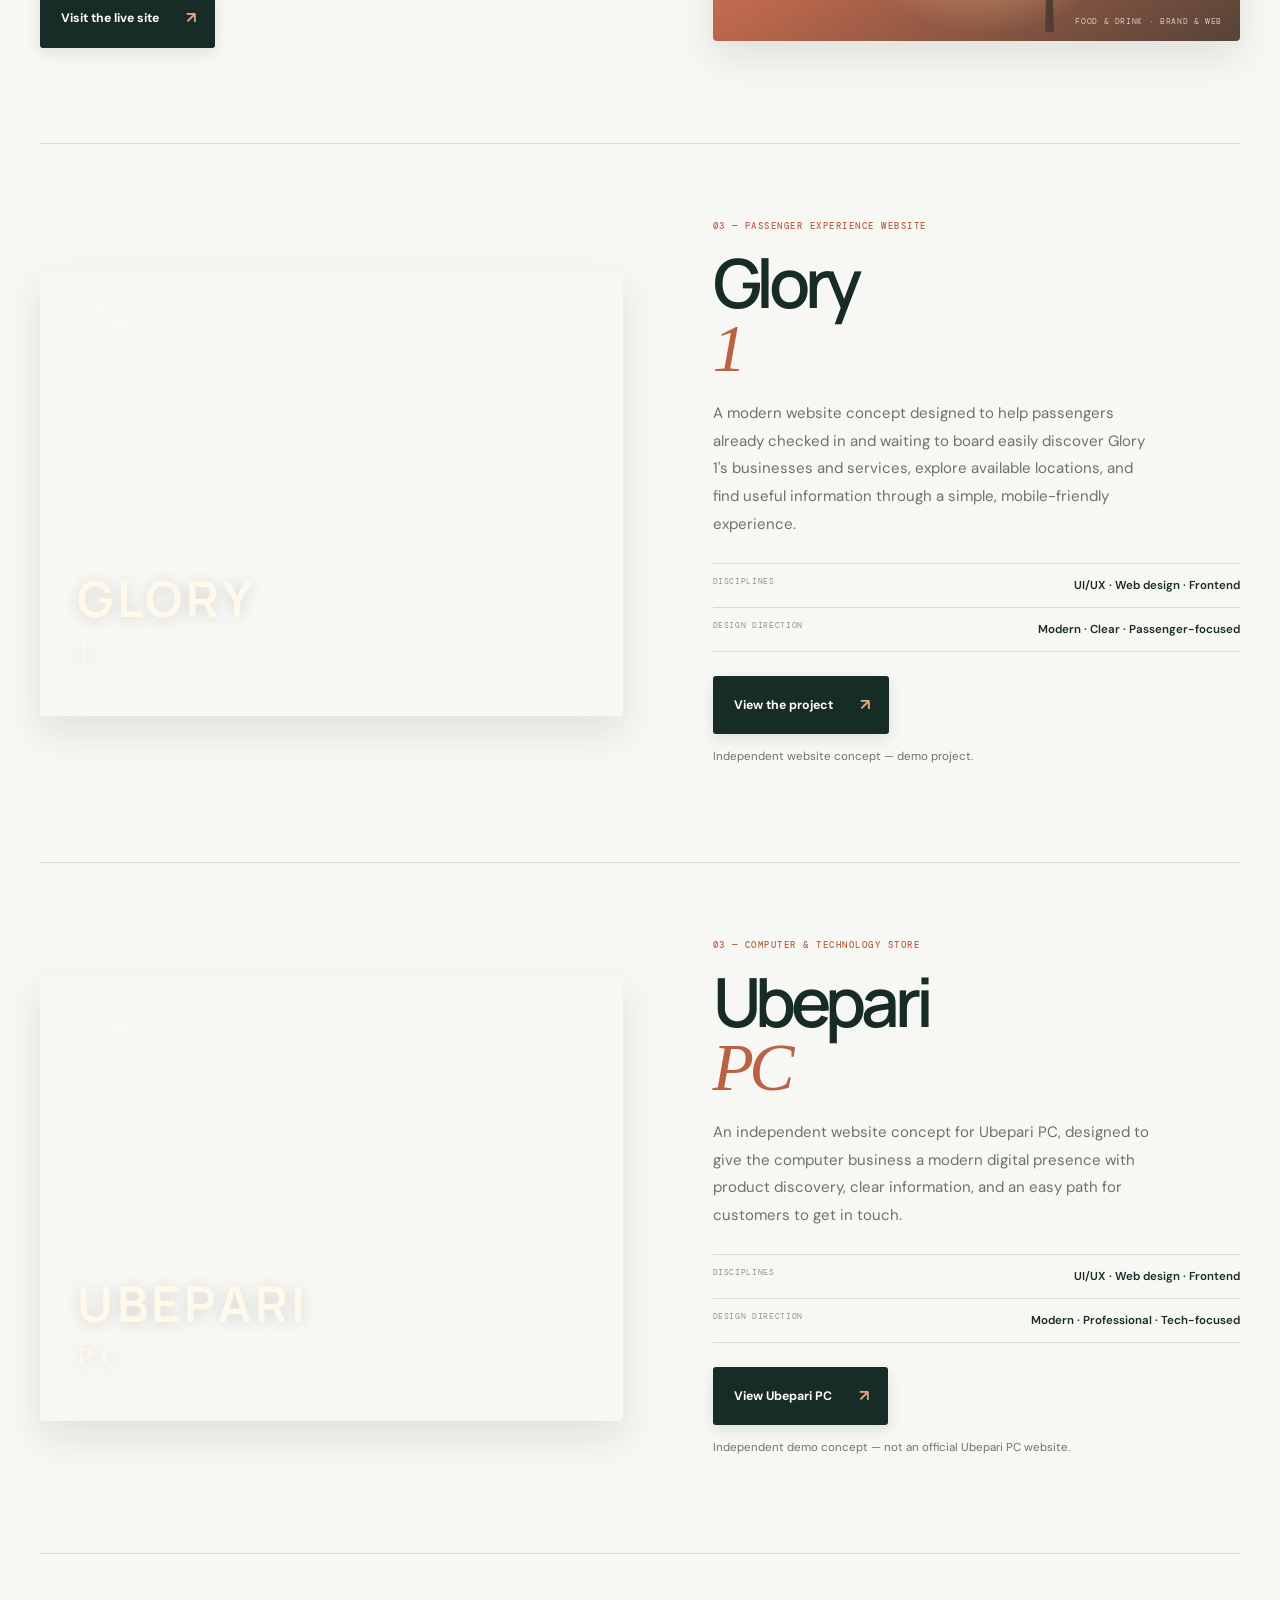
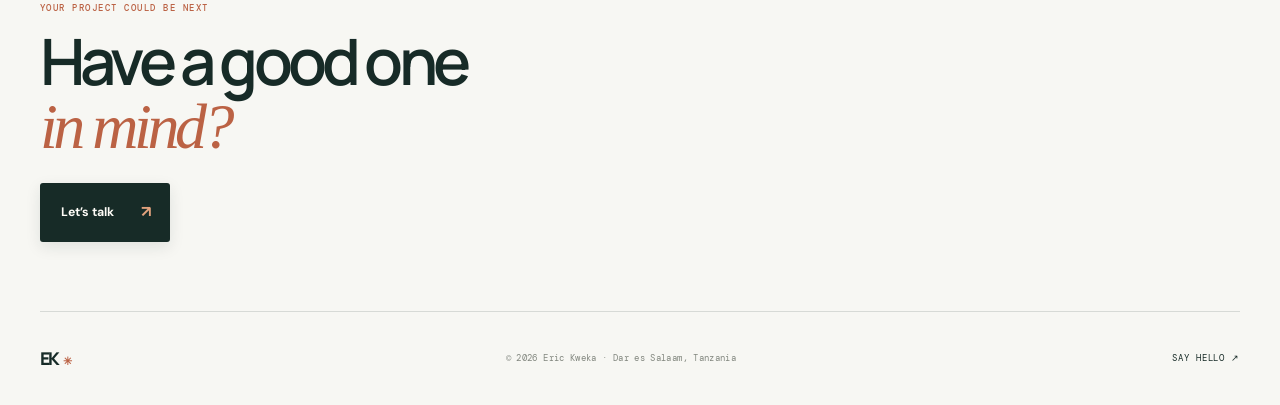
<file: projects.html>
<!doctype html>
<html lang="en">
<head>
  <meta charset="utf-8"><meta name="viewport" content="width=device-width, initial-scale=1"><meta name="theme-color" content="#f7f7f3">
  <meta name="description" content="Selected branding and web design projects by Eric Kweka, an independent designer in Tanzania.">
  <title>Projects — Eric Kweka</title>
  <link rel="preconnect" href="https://fonts.googleapis.com"><link rel="preconnect" href="https://fonts.gstatic.com" crossorigin>
  <link href="https://fonts.googleapis.com/css2?family=DM+Mono:wght@400;500&family=DM+Sans:wght@400;500;600;700&family=Manrope:wght@400;500;600;700;800&display=swap" rel="stylesheet"><link rel="stylesheet" href="style.css">
</head>
<body>
  <header class="site-header"><a class="wordmark" href="index.html" aria-label="Eric Kweka, home"><span class="wordmark-mark">E<span>K</span></span><span>Eric Kweka<small>Independent designer</small></span></a><button class="menu-btn" aria-expanded="false" aria-controls="site-nav"><span>Menu</span><i></i><i></i></button><nav class="site-nav" id="site-nav" aria-label="Main navigation"><a href="index.html">Home</a><a href="about.html">About</a><a href="projects.html" aria-current="page">Projects</a><a href="graphics.html">Graphics</a><a class="nav-contact" href="contact.html">Let’s talk <span>↗</span></a></nav></header>
  <main class="wrap inner-page projects-page">
    <section class="page-intro"><p class="eyebrow"><span class="status-dot"></span> SELECTED WORK · 2024—26</p><h1>Thoughtful work<br>for <em>good people.</em></h1><p class="page-lede">A couple of identity and web projects, each with its own character and a story to tell.</p></section>
    <section class="project-showcase" id="serengeti"><div class="showcase-art serengeti-art"><span class="work-art-note">A PLACE TO<br>EXHALE</span><div class="work-sun"></div><div class="work-hill hill-a"></div><div class="work-hill hill-b"></div><div class="work-art-title">SERENGETI<br><i>CREST</i></div><span class="work-number">01 / 02</span><div class="showcase-tag">HOSPITALITY · BRAND &amp; WEB</div></div><div class="showcase-copy"><p class="eyebrow">01 — COASTAL RETREAT</p><h2>Serengeti<br><em>Crest</em></h2><p>A visual identity and website for a five-star coastal hotel built from local coral stone and dhow timber. The brand takes its cue from the meeting of sea and stillness: “where the tide meets quiet luxury.”</p><div class="project-facts"><div><span>DISCIPLINES</span><b>Brand identity · Web design</b></div><div><span>DESIGN DIRECTION</span><b>Natural materials · Quiet luxury</b></div></div><a class="button button-dark" href="https://iamericx.github.io/serengeti-crest/" target="_blank" rel="noopener noreferrer">Visit the live site <span>↗</span></a></div></section>
    <section class="project-showcase showcase-reverse" id="baobab"><div class="showcase-art baobab-art"><span class="work-art-note">FRESH FROM<br>THE COAST</span><div class="baobab-sun"></div><div class="baobab-tree"></div><div class="work-art-title">BAOBAB<br><i>KITCHEN</i></div><span class="work-number">02 / 02</span><div class="showcase-tag">FOOD &amp; DRINK · BRAND &amp; WEB</div></div><div class="showcase-copy"><p class="eyebrow">02 — SWAHILI COAST RESTAURANT</p><h2>Baobab<br><em>Kitchen</em></h2><p>A warm, appetite-first identity and website for a Swahili coast restaurant serving nyama choma, fresh kachumbali, and much-loved coastal classics.</p><div class="project-facts"><div><span>DISCIPLINES</span><b>Brand identity · Web design</b></div><div><span>DESIGN DIRECTION</span><b>Warm · Local · Generous</b></div></div><a class="button button-dark" href="https://iamericx.github.io/baobab-/" target="_blank" rel="noopener noreferrer">Visit the live site <span>↗</span></a></div></section>

<section class="project-showcase" id="glory1">

    <div class="showcase-art glory1-art">
        <span class="work-art-note">TRAVEL<br>MADE SIMPLE</span>

        <div class="glory1-glow"></div>

        <div class="work-art-title">
            GLORY<br><i>1</i>
        </div>

        <span class="work-number">03 / 03</span>

        <div class="showcase-tag">
            TRAVEL · WEB DESIGN · UX
        </div>
    </div>

    <div class="showcase-copy">

        <p class="eyebrow">
            03 — PASSENGER EXPERIENCE WEBSITE
        </p>

        <h2>
            Glory<br><em>1</em>
        </h2>

        <p>
            A modern website concept designed to help passengers already
            checked in and waiting to board easily discover Glory 1's
            businesses and services, explore available locations, and find
            useful information through a simple, mobile-friendly experience.
        </p>

        <div class="project-facts">

            <div>
                <span>DISCIPLINES</span>
                <b>UI/UX · Web design · Frontend</b>
            </div>

            <div>
                <span>DESIGN DIRECTION</span>
                <b>Modern · Clear · Passenger-focused</b>
            </div>

        </div>

        <a class="button button-dark"
           href="https://iamericx.github.io/Glory-1-/"
           target="_blank"
           rel="noopener noreferrer">
            View the project <span>↗</span>
        </a>

        <small class="project-note">
            Independent website concept — demo project.
        </small>

    </div>

</section>

    <section class="project-showcase" id="ubepari">
    <div class="showcase-art ubepari-art">
        <span class="work-art-note">TECH<br>MADE SIMPLE</span>
        <div class="ubepari-glow"></div>
        <div class="work-art-title">UBEPARI<br><i>PC</i></div>
        <span class="work-number">03 / 03</span>
        <div class="showcase-tag">TECH · E-COMMERCE · WEB DESIGN</div>
    </div>

    <div class="showcase-copy">
        <p class="eyebrow">03 — COMPUTER &amp; TECHNOLOGY STORE</p>

        <h2>Ubepari<br><em>PC</em></h2>

        <p>
            An independent website concept for Ubepari PC, designed to give
            the computer business a modern digital presence with product
            discovery, clear information, and an easy path for customers
            to get in touch.
        </p>

        <div class="project-facts">
            <div>
                <span>DISCIPLINES</span>
                <b>UI/UX · Web design · Frontend</b>
            </div>

            <div>
                <span>DESIGN DIRECTION</span>
                <b>Modern · Professional · Tech-focused</b>
            </div>
        </div>

        <a class="button button-dark"
           href="https://iamericx.github.io/ubepari/"
           target="_blank"
           rel="noopener noreferrer">
            View Ubepari PC <span>↗</span>
        </a>

        <small class="project-note">
            Independent demo concept — not an official Ubepari PC website.
        </small>
    </div>
</section>
    <section class="project-end"><span class="eyebrow">YOUR PROJECT COULD BE NEXT</span><h2>Have a good one<br><em>in mind?</em></h2><a class="button button-dark" href="contact.html">Let’s talk <span>↗</span></a></section>
  </main>
  <footer class="site-footer wrap"><a class="footer-mark" href="index.html">EK<span>✳</span></a><span>© <span data-year>2026</span> Eric Kweka · Dar es Salaam, Tanzania</span><a href="mailto:kwekae376@gmail.com">SAY HELLO ↗</a></footer><script src="nav.js" defer></script>
</body>
</html>
</file>
<file: style.css>
@import url('https://fonts.googleapis.com/css2?family=DM+Mono:wght@400;500&family=DM+Sans:wght@400;500;600;700&family=Manrope:wght@400;500;600;700;800&display=swap');

:root{--paper:#f4f1e9;--paper-light:#fcfaf5;--ink:#183b35;--ink-soft:#31584e;--muted:#6b7770;--orange:#d06e46;--orange-light:#e9a176;--line:rgba(24,59,53,.18);--dark:#183b35;--white:#fffdf8;--mono:'DM Mono',monospace;--sans:'DM Sans',sans-serif;--display:'Manrope',sans-serif;--page:1160px}
*{box-sizing:border-box}html{scroll-behavior:smooth;scroll-padding-top:100px}body{margin:0;background:var(--paper);color:var(--ink);font:400 16px/1.65 var(--sans);-webkit-font-smoothing:antialiased}a{color:inherit;text-decoration:none}button,input,textarea{font:inherit}button,a{-webkit-tap-highlight-color:transparent}a:focus-visible,button:focus-visible,input:focus-visible,textarea:focus-visible{outline:2px solid var(--orange);outline-offset:4px}::selection{background:var(--orange);color:white}.wrap{width:min(var(--page),calc(100% - 96px));margin-inline:auto}
.site-header{height:88px;padding:0 max(48px,calc((100vw - var(--page))/2));display:flex;align-items:center;justify-content:space-between;border-bottom:1px solid var(--line);position:relative;z-index:10;background:rgba(244,241,233,.96)}.wordmark{display:flex;align-items:center;gap:12px;font:700 .89rem/1.2 var(--display);letter-spacing:-.02em}.wordmark>span:last-child{display:block}.wordmark small{display:block;color:var(--muted);font:400 .62rem/1.5 var(--mono);letter-spacing:.04em;margin-top:3px}.wordmark-mark{height:37px;width:37px;border-radius:50%;display:grid;place-items:center;background:var(--ink);color:var(--paper);font:700 .81rem var(--display);letter-spacing:-.1em;padding-right:3px}.wordmark-mark span{color:var(--orange-light)}.site-nav{display:flex;align-items:center;gap:35px}.site-nav>a{font-size:.8rem;font-weight:600;color:#53645d;transition:color .2s}.site-nav>a:hover,.site-nav>a[aria-current=page]{color:var(--ink)}.site-nav .nav-contact{display:flex;align-items:center;gap:22px;padding:10px 14px 10px 17px;border:1px solid var(--line);color:var(--ink)}.nav-contact span{color:var(--orange);font-size:1rem}.menu-btn{display:none}
.hero{padding-top:63px;display:grid;grid-template-columns:1.04fr .96fr;column-gap:45px;align-items:center;position:relative}.hero-copy{padding:19px 0 38px;position:relative;z-index:1}.eyebrow{display:flex;align-items:center;gap:10px;margin:0 0 19px;color:var(--orange);font:500 .61rem/1.5 var(--mono);letter-spacing:.14em}.status-dot{display:inline-block;width:7px;height:7px;border-radius:50%;background:#739174;box-shadow:0 0 0 4px rgba(115,145,116,.14);flex:none}.eyebrow-place{color:#8b9186}.hero h1,.page-intro h1{font:600 clamp(3.9rem,7.3vw,6.65rem)/.96 var(--display);letter-spacing:-.085em;margin:0;color:var(--ink)}h1 em,h2 em{font-family:Georgia,serif;font-weight:400;letter-spacing:-.07em;color:var(--orange);font-style:italic}.hero h1>span{color:var(--orange)}.hero-intro{max-width:445px;color:#606e67;font-size:1rem;line-height:1.85;margin:26px 0 24px}.hero-cta{display:flex;align-items:center;gap:27px}.button{display:inline-flex;align-items:center;justify-content:space-between;gap:27px;padding:14px 17px 14px 19px;border:1px solid transparent;font-size:.77rem;font-weight:700;transition:transform .2s,background .2s,color .2s}.button:hover{transform:translateY(-2px)}.button-dark{background:var(--ink);color:var(--white)}.button-dark:hover{background:#26534a}.button span{color:var(--orange-light);font-size:1rem}.text-link{display:inline-flex;align-items:center;gap:9px;font-size:.76rem;font-weight:700;border-bottom:1px solid rgba(24,59,53,.27);padding-bottom:5px;transition:color .2s,border-color .2s}.text-link:hover{color:var(--orange);border-color:var(--orange)}.text-link span{color:var(--orange)}
.hero-visual{height:456px;position:relative;overflow:hidden;background:#d7a579;isolation:isolate}.hero-visual:before{content:'';position:absolute;inset:14px;border:1px solid rgba(255,250,235,.45);z-index:5;pointer-events:none}.hero-visual:after{content:'';position:absolute;inset:0;background:linear-gradient(180deg,rgba(246,208,162,.04),rgba(24,59,53,.04));pointer-events:none}.visual-index{position:absolute;z-index:6;top:29px;left:30px;color:#fff9ec;font:400 .53rem/1.7 var(--mono);letter-spacing:.1em}.sun{width:134px;height:134px;position:absolute;z-index:-1;left:54%;top:18%;transform:translateX(-50%);border-radius:50%;background:#f5dfb6;box-shadow:0 0 55px rgba(255,241,197,.32)}.coast{position:absolute;left:-10%;width:125%;border-radius:50% 50% 0 0/30% 30% 0 0}.coast-back{height:37%;bottom:25%;background:#678476;transform:rotate(-8deg)}.coast-front{height:41%;bottom:4%;background:linear-gradient(165deg,#355d51,#183d36);transform:rotate(5deg)}.coast-front:after{content:'';position:absolute;inset:30% 0 0;background:repeating-linear-gradient(175deg,transparent 0 23px,rgba(245,231,198,.16) 24px 25px)}.visual-plant{position:absolute;z-index:4;bottom:-25px;height:60%;width:1px;background:#214338;transform-origin:bottom}.plant-a{left:24%;transform:rotate(-17deg)}.plant-b{right:21%;height:45%;transform:rotate(13deg)}.visual-plant i{position:absolute;width:57px;height:21px;border:1px solid #214338;border-radius:100% 0 100% 0;left:-54px}.visual-plant i:nth-child(1){top:18%;transform:rotate(-30deg)}.visual-plant i:nth-child(2){top:34%;left:0;transform:rotate(30deg) scaleX(-1)}.visual-plant i:nth-child(3){top:50%;transform:rotate(-30deg)}.visual-plant i:nth-child(4){top:65%;left:0;transform:rotate(30deg) scaleX(-1)}.visual-plant i:nth-child(5){top:79%;transform:rotate(-30deg)}.visual-caption{position:absolute;z-index:6;bottom:27px;left:30px;right:30px;color:white;display:flex;justify-content:space-between;font:400 .53rem var(--mono);letter-spacing:.1em}.visual-caption b{color:#f2c09c;font-size:.9rem;margin-left:5px}.hero-bottom{grid-column:1/-1;display:flex;justify-content:space-between;border-top:1px solid var(--line);padding:15px 0 23px;color:#899087;font:400 .55rem var(--mono);letter-spacing:.11em}.hero-bottom a{color:var(--ink)}.hero-bottom a span{color:var(--orange);margin-left:6px}
.intro-band{background:#e9e5da}.intro-band-inner{min-height:217px;display:grid;grid-template-columns:175px 1fr 42px;align-items:center;gap:32px;padding-block:40px}.intro-band .eyebrow{align-self:start;margin-top:22px}.intro-band-inner>p{max-width:710px;margin:0;font:500 clamp(1.38rem,2.7vw,2.15rem)/1.42 var(--display);letter-spacing:-.055em}.intro-band-inner>p em{font:italic 400 1.07em Georgia,serif;color:var(--orange)}.round-link,.arrow-circle{display:grid;place-items:center;width:38px;height:38px;border:1px solid var(--line);border-radius:50%;color:var(--orange);font-size:1rem;transition:background .2s,color .2s}.round-link:hover,.work-card:hover .arrow-circle{background:var(--ink);color:white}
.work-section{padding-top:105px;padding-bottom:100px}.section-heading{display:flex;align-items:flex-end;justify-content:space-between;margin-bottom:36px}.section-heading .eyebrow{margin-bottom:14px}.section-heading h2,.about-capabilities h2{margin:0;font:600 clamp(2.7rem,5vw,4.2rem)/.98 var(--display);letter-spacing:-.075em}.section-heading h2 em,.about-capabilities h2 em{color:var(--orange)}.section-heading>.text-link{margin-bottom:7px}.work-grid{display:grid;grid-template-columns:1fr 1fr;gap:26px}.work-card{display:block}.work-art{height:360px;position:relative;overflow:hidden;isolation:isolate}.serengeti-art{background:linear-gradient(180deg,#ce9771 0 38%,#83937a 38% 56%,#264d42 100%)}.work-art-note{position:absolute;top:26px;left:27px;color:rgba(255,252,241,.85);font:400 .53rem/1.65 var(--mono);letter-spacing:.1em}.work-sun{position:absolute;right:20%;top:18%;width:94px;height:94px;border-radius:50%;background:#f3d9aa;box-shadow:0 0 45px rgba(250,221,172,.25)}.work-hill{position:absolute;left:-10%;width:120%;border-radius:50% 50% 0 0}.hill-a{height:43%;bottom:21%;background:#718a73;transform:rotate(-8deg)}.hill-b{height:42%;bottom:-2%;background:linear-gradient(170deg,#355e4e,#173d36);transform:rotate(4deg)}.work-art-title{position:absolute;z-index:3;left:32px;bottom:43px;color:#fff9ec;font:700 clamp(1.7rem,3.6vw,2.7rem)/.9 var(--display);letter-spacing:.1em;text-shadow:0 2px 15px rgba(0,0,0,.15)}.work-art-title i{font:500 .56em/.95 Georgia,serif;letter-spacing:.31em}.work-number{position:absolute;z-index:3;right:27px;top:26px;color:#fff9ec;font:400 .55rem var(--mono);letter-spacing:.1em}.work-baobab{background:#dc9764}.baobab-art{background:radial-gradient(ellipse at 55% 67%,rgba(250,217,150,.8) 0 2%,transparent 45%),linear-gradient(155deg,#d98f61,#a7583e 63%,#543d32)}.baobab-art:before{content:'';position:absolute;width:450px;height:450px;border:1px solid rgba(255,245,223,.32);border-radius:50%;top:-185px;right:-100px;box-shadow:0 0 0 25px rgba(255,245,223,.04),0 0 0 51px rgba(255,245,223,.035)}.baobab-sun{position:absolute;right:24%;top:24%;width:84px;height:84px;border-radius:50%;background:#f6d8a0}.baobab-tree{position:absolute;z-index:1;bottom:2%;left:62%;width:19px;height:47%;background:#503e30;clip-path:polygon(43% 25%,30% 100%,75% 100%,56% 27%,91% 14%,95% 8%,62% 17%,62% 3%,51% 0,46% 17%,13% 7%,2% 11%,39% 24%)}.baobab-tree:after{content:'';position:absolute;inset:0 0 auto -140px;width:280px;height:90px;border:11px solid #503e30;border-bottom:0;border-radius:50% 50% 0 0}.work-meta{display:flex;justify-content:space-between;align-items:center;padding:19px 0 2px;border-bottom:1px solid var(--line)}.work-meta .eyebrow{font-size:.52rem;margin:0 0 8px;letter-spacing:.12em}.work-meta h3{font:600 1.3rem var(--display);letter-spacing:-.045em;margin:0 0 18px}.arrow-circle{width:33px;height:33px;align-self:center;margin-top:-4px}.work-endnote{margin-top:36px;display:flex;justify-content:space-between;color:#8a928a;font:400 .55rem var(--mono);letter-spacing:.13em}.work-endnote span:last-child{color:var(--orange);font-size:.9rem}
.statement{background:var(--ink);color:var(--paper)}.statement-inner{min-height:360px;position:relative;padding-block:62px;overflow:hidden}.statement .eyebrow{color:#e8a47d}.statement-inner>p{position:relative;z-index:1;font:600 clamp(2.8rem,6vw,5rem)/.99 var(--display);letter-spacing:-.08em;margin:0 0 28px}.statement-inner>p em{color:#e69b72}.button-light{background:var(--paper);color:var(--ink)}.button-light:hover{background:#fff}.statement-star{position:absolute;right:8%;top:11%;color:rgba(245,241,231,.08);font-size:19rem;line-height:1}.site-footer{min-height:98px;display:flex;align-items:center;justify-content:space-between;color:#82877f;font:400 .56rem var(--mono);letter-spacing:.04em}.footer-mark{font:800 1rem var(--display);letter-spacing:-.12em;color:var(--ink)}.footer-mark span{color:var(--orange);font-size:.7rem;margin-left:5px}.site-footer>a:last-child{color:var(--ink);letter-spacing:.1em}
.inner-page{padding-top:76px}.page-intro{max-width:890px;margin-bottom:69px}.page-intro .eyebrow{margin-bottom:20px}.page-intro h1{font-size:clamp(3.6rem,7vw,6rem);line-height:.99}.page-intro h1 em{color:var(--orange)}.page-lede{max-width:540px;margin:24px 0 0;color:#69756e;font-size:1rem;line-height:1.8}.about-story{display:grid;grid-template-columns:.82fr 1.18fr;gap:clamp(40px,8vw,112px);align-items:center;padding-bottom:100px}.about-art{height:440px;position:relative;overflow:hidden;background:linear-gradient(150deg,#dda17b,#bb6e4e 48%,#294f43 48%,#193d36);display:grid;place-items:center}.about-art:before,.about-art:after{content:'';position:absolute;border:1px solid rgba(255,249,234,.35);border-radius:50%}.about-art:before{width:340px;height:340px;box-shadow:0 0 0 25px rgba(255,249,234,.05),0 0 0 50px rgba(255,249,234,.035)}.about-art:after{width:145px;height:145px;background:#f1d6a9;border:0;top:45px;right:47px;opacity:.9}.portrait-monogram{position:relative;z-index:2;width:198px;height:260px;border:1px solid rgba(255,249,234,.55);border-radius:100px 100px 2px 2px;display:grid;place-items:center;padding-right:12px;color:#fff8e9;font:700 4.5rem var(--display);letter-spacing:-.16em}.portrait-monogram span{color:#edaa7b}.about-art-label{position:absolute;z-index:3;left:22px;right:22px;bottom:21px;display:flex;justify-content:space-between;color:rgba(255,249,234,.78);font:400 .48rem var(--mono);letter-spacing:.1em}.story-copy .eyebrow{margin-bottom:15px}.story-copy h2{font:600 clamp(2rem,3.6vw,3.05rem)/1.07 var(--display);letter-spacing:-.07em;margin:0 0 23px}.story-copy h2 em{color:var(--orange)}.story-copy>p:not(.eyebrow){color:#64716b;font-size:.91rem;line-height:1.85;margin:0 0 15px}.story-copy .text-link{margin-top:8px}
.about-capabilities{padding:72px 0 89px;border-top:1px solid var(--line);border-bottom:1px solid var(--line)}.about-capabilities .section-heading{align-items:flex-end}.capabilities-note{max-width:330px;margin:0 0 7px;color:#6e7972;font-size:.83rem;line-height:1.75}.capability-list{border-top:1px solid var(--line);margin-top:34px}.capability-list>div{display:grid;grid-template-columns:55px 1fr 1.15fr 20px;align-items:center;gap:20px;padding:22px 0;border-bottom:1px solid var(--line)}.capability-list>div>span{font:400 .6rem var(--mono);color:var(--orange)}.capability-list h3{font:600 1.08rem var(--display);letter-spacing:-.03em;margin:0}.capability-list p{margin:0;color:#6c7770;font-size:.77rem}.capability-list b{font:400 1rem var(--sans);color:var(--orange);text-align:right}.about-timeline{padding:77px 0 85px}.about-timeline>.eyebrow{margin-bottom:27px}.timeline-row{display:grid;grid-template-columns:150px 1.1fr 1fr;align-items:start;gap:22px;padding:19px 0;border-top:1px solid var(--line)}.timeline-row>span{font:400 .57rem var(--mono);color:var(--orange);letter-spacing:.04em;padding-top:4px}.timeline-row h3{font:600 .91rem var(--display);margin:0}.timeline-row p{margin:0;color:#6c7770;font-size:.76rem;line-height:1.65}.mini-cta{position:relative;padding:37px 0 50px;border-top:1px solid var(--line);border-bottom:1px solid var(--line)}.mini-cta .eyebrow{margin-bottom:14px}.mini-cta h2,.project-end h2{font:600 clamp(2.6rem,5vw,4rem)/.98 var(--display);letter-spacing:-.075em;margin:0 0 25px}.mini-cta h2 em,.project-end h2 em{color:var(--orange)}
.projects-page .page-intro{margin-bottom:61px}.project-showcase{display:grid;grid-template-columns:1.05fr .95fr;align-items:center;gap:clamp(38px,7vw,90px);padding:0 0 92px;margin-bottom:7px}.project-showcase+.project-showcase{border-top:1px solid var(--line);padding-top:80px}.project-showcase.showcase-reverse .showcase-art{order:2}.showcase-art{height:396px;position:relative;overflow:hidden;isolation:isolate}.showcase-art.serengeti-art{background:linear-gradient(180deg,#cd9875 0 35%,#80917a 35% 56%,#244a3e 100%)}.showcase-art.baobab-art{background:radial-gradient(ellipse at 56% 70%,rgba(249,215,147,.83) 0 2%,transparent 45%),linear-gradient(155deg,#dc986b,#a65d42 63%,#503d32)}.showcase-art .work-art-title{font-size:clamp(2rem,4vw,3.1rem);left:37px;bottom:50px}.showcase-art .work-art-note{top:32px;left:37px}.showcase-art .work-number{top:33px;right:35px}.showcase-art .work-sun{width:105px;height:105px}.showcase-art .baobab-sun{width:95px;height:95px}.showcase-tag{position:absolute;z-index:4;bottom:15px;right:18px;color:rgba(255,250,237,.72);font:400 .45rem var(--mono);letter-spacing:.08em}.showcase-copy .eyebrow{margin-bottom:17px}.showcase-copy h2{font:600 clamp(2.8rem,5vw,4.1rem)/.93 var(--display);letter-spacing:-.08em;margin:0 0 20px}.showcase-copy h2 em{color:var(--orange)}.showcase-copy>p:not(.eyebrow){max-width:440px;color:#68756e;font-size:.87rem;line-height:1.85;margin:0 0 23px}.project-facts{border-top:1px solid var(--line);margin:24px 0 24px}.project-facts>div{display:flex;justify-content:space-between;gap:18px;padding:12px 0;border-bottom:1px solid var(--line)}.project-facts span{color:#91948a;font:400 .5rem var(--mono);letter-spacing:.08em}.project-facts b{font-size:.66rem;font-weight:600;text-align:right}.project-end{border-top:1px solid var(--line);padding:56px 0 69px}.project-end>.eyebrow{margin-bottom:14px}
.contact-page{padding-bottom:20px}.contact-intro{max-width:780px;margin-bottom:57px}.contact-intro h1{font-size:clamp(3.55rem,7vw,5.9rem)}.contact-layout{display:grid;grid-template-columns:.82fr 1.18fr;min-height:475px;background:var(--paper-light);border:1px solid rgba(24,59,53,.12)}.contact-aside{position:relative;overflow:hidden;padding:35px 38px;background:var(--ink);color:var(--paper)}.contact-aside>.eyebrow{color:#e6a17a;margin-bottom:20px}.contact-aside>p{position:relative;z-index:1;max-width:300px;margin:0 0 36px;font:500 1.35rem/1.45 var(--display);letter-spacing:-.045em}.contact-detail{position:relative;z-index:1;padding:14px 0;border-top:1px solid rgba(245,241,231,.19)}.contact-detail>span{display:block;margin-bottom:5px;color:#d68c66;font:400 .52rem var(--mono);letter-spacing:.12em}.contact-detail>a,.contact-detail>p{margin:0;font-size:.78rem;color:rgba(250,248,239,.88)}.contact-detail>a{display:flex;justify-content:space-between;align-items:center}.contact-detail>a b{color:#e9a176;font-size:.95rem}.availability{position:relative;z-index:1;margin-top:20px;display:flex;align-items:center;gap:10px;color:rgba(250,248,239,.73);font-size:.69rem}.contact-aside-mark{position:absolute;right:-46px;bottom:-116px;font-size:18rem;line-height:1;color:rgba(255,255,255,.045)}.form-panel{padding:38px 42px}.form-panel>.eyebrow{justify-content:space-between;margin-bottom:28px}.form-step{color:#9a9a8d}.form-row{display:grid;grid-template-columns:1fr 1fr;gap:17px}.form-field{margin-bottom:21px}.form-field label{display:block;color:#69766e;font:500 .53rem var(--mono);letter-spacing:.1em;margin-bottom:8px}.form-field input,.form-field textarea{display:block;width:100%;padding:12px 13px;border:1px solid rgba(24,59,53,.19);border-radius:0;background:#f8f6ef;color:var(--ink);font:400 .78rem var(--sans);transition:border .2s,background .2s;resize:vertical}.form-field input::placeholder,.form-field textarea::placeholder{color:#a1a49b}.form-field input:focus,.form-field textarea:focus{outline:none;border-color:var(--orange);background:white}.form-field textarea{min-height:133px}.form-honeypot{position:absolute;left:-5000px}.submit-button{min-width:207px;border:0;cursor:pointer}.submit-button:disabled{opacity:.65;cursor:wait;transform:none}.form-note{color:#92958b;font-size:.63rem;margin:12px 0 0}.form-status{display:none;font-size:.78rem;margin:12px 0 0}.form-status.is-visible{display:block}.form-status.is-success{color:#3a7853}.form-status.is-error{color:#aa4d3c}.contact-bottom{display:flex;justify-content:space-between;align-items:center;padding:32px 0 13px;color:#93958b;font:400 .53rem var(--mono);letter-spacing:.14em}.contact-bottom span:nth-child(2){color:var(--orange);font-size:1.1rem}
@media(min-width:1500px){.hero-visual{height:490px}.hero{padding-top:74px}.hero h1{font-size:6.7rem}}
@media(max-width:900px){.wrap{width:min(var(--page),calc(100% - 56px))}.site-header{height:74px;padding-inline:28px}.site-nav{gap:24px}.hero{padding-top:48px;column-gap:28px}.hero h1{font-size:clamp(3.3rem,7.6vw,5.3rem)}.hero-visual{height:390px}.hero-intro{font-size:.91rem}.intro-band-inner{grid-template-columns:130px 1fr 38px;gap:21px}.work-section{padding-top:79px;padding-bottom:80px}.work-art{height:300px}.about-story{gap:42px}.about-art{height:390px}.project-showcase{gap:38px}.showcase-art{height:345px}.contact-layout{grid-template-columns:.9fr 1.1fr}.contact-aside{padding:31px 27px}.form-panel{padding:33px 28px}}
@media(max-width:680px){.wrap{width:calc(100% - 40px)}.site-header{height:68px;padding-inline:20px}.wordmark-mark{width:34px;height:34px}.menu-btn{display:flex;align-items:center;gap:8px;padding:8px 0 8px 12px;border:0;background:none;color:var(--ink);font:600 .7rem var(--mono)}.menu-btn i{position:absolute;width:15px;height:1px;background:var(--ink);right:58px;transition:transform .2s}.menu-btn i:nth-of-type(1){transform:translateY(-3px)}.menu-btn i:nth-of-type(2){transform:translateY(3px)}.menu-btn[aria-expanded=true] i:nth-of-type(1){transform:rotate(45deg)}.menu-btn[aria-expanded=true] i:nth-of-type(2){transform:rotate(-45deg)}.site-nav{display:none;position:absolute;top:67px;left:0;right:0;padding:14px 21px 21px;background:var(--paper);border-bottom:1px solid var(--line);box-shadow:0 15px 24px rgba(24,59,53,.09);align-items:stretch;gap:0}.site-nav.is-open{display:flex;flex-direction:column}.site-nav>a{padding:13px 0;border-bottom:1px solid var(--line)}.site-nav .nav-contact{margin-top:11px;padding:12px 14px;border:1px solid var(--line);justify-content:space-between}.hero{display:flex;flex-direction:column;align-items:stretch;padding-top:43px}.hero-copy{padding:0 0 26px}.eyebrow{font-size:.55rem}.hero h1{font-size:clamp(3.65rem,14.5vw,5.4rem)}.hero-intro{max-width:410px;margin:21px 0;font-size:.88rem}.hero-cta{gap:18px}.button{padding:13px 14px 13px 16px;font-size:.7rem}.hero-visual{height:315px;margin:8px 0 0}.visual-index{top:25px;left:25px}.visual-caption{bottom:24px;left:25px;right:25px}.hero-bottom{padding:14px 0 19px;font-size:.46rem}.intro-band-inner{min-height:0;grid-template-columns:1fr 36px;gap:12px;padding-block:31px}.intro-band .eyebrow{grid-column:1/-1;margin:0 0 7px}.intro-band-inner>p{font-size:1.36rem;line-height:1.47}.round-link{width:33px;height:33px}.work-section{padding-top:60px;padding-bottom:62px}.section-heading{display:block;margin-bottom:25px}.section-heading h2,.about-capabilities h2{font-size:3.15rem}.section-heading>.text-link{margin-top:20px}.work-grid{grid-template-columns:1fr;gap:27px}.work-art{height:clamp(250px,80vw,355px)}.work-art-title{font-size:2.2rem;left:26px;bottom:37px}.work-meta h3{font-size:1.2rem}.work-endnote{margin-top:27px;font-size:.47rem}.statement-inner{min-height:0;padding-block:49px}.statement-inner>p{font-size:3.2rem}.statement-star{font-size:13rem;right:-20px;top:23%}.site-footer{min-height:88px;display:grid;grid-template-columns:35px 1fr auto;gap:10px;font-size:.45rem}.site-footer>a:last-child{font-size:.46rem}.inner-page{padding-top:51px}.page-intro{margin-bottom:43px}.page-intro h1{font-size:clamp(3.25rem,12.6vw,4.75rem)}.page-lede{font-size:.9rem;margin-top:19px}.about-story{grid-template-columns:1fr;gap:30px;padding-bottom:62px}.about-art{height:340px}.story-copy h2{font-size:2.35rem}.about-capabilities{padding:53px 0 58px}.about-capabilities .section-heading{display:block}.capabilities-note{margin-top:20px}.capability-list{margin-top:24px}.capability-list>div{grid-template-columns:30px 1fr 17px;gap:10px;padding:17px 0}.capability-list h3{font-size:.93rem}.capability-list p{grid-column:2;grid-row:2;font-size:.72rem}.capability-list b{grid-column:3;grid-row:1}.about-timeline{padding:53px 0 60px}.timeline-row{grid-template-columns:1fr;gap:6px;padding:15px 0}.timeline-row>span{font-size:.52rem}.timeline-row h3{font-size:.88rem}.timeline-row p{font-size:.72rem}.mini-cta{padding:30px 0 39px}.mini-cta h2,.project-end h2{font-size:3.05rem}
.projects-page .page-intro{margin-bottom:42px}.project-showcase{grid-template-columns:1fr;gap:24px;padding-bottom:55px}.project-showcase+.project-showcase{padding-top:53px}.project-showcase.showcase-reverse .showcase-art{order:0}.showcase-art{height:clamp(270px,83vw,365px)}.showcase-art .work-art-title{font-size:2.45rem;left:28px;bottom:42px}.showcase-copy h2{font-size:3.2rem}.showcase-copy>p:not(.eyebrow){font-size:.82rem}.project-facts>div{padding:11px 0}.project-end{padding:42px 0 52px}.contact-page{padding-bottom:8px}.contact-intro{margin-bottom:37px}.contact-layout{grid-template-columns:1fr}.contact-aside{padding:27px 24px 24px}.contact-aside>p{font-size:1.2rem;margin-bottom:24px}.contact-detail{padding:11px 0}.contact-detail>a,.contact-detail>p{font-size:.75rem}.availability{margin-top:16px}.form-panel{padding:28px 23px}.form-panel>.eyebrow{margin-bottom:21px}.form-row{grid-template-columns:1fr;gap:0}.form-field{margin-bottom:17px}.form-field textarea{min-height:120px}.contact-bottom{padding:25px 0 9px;font-size:.43rem}}
@media(prefers-reduced-motion:reduce){*,*::before,*::after{scroll-behavior:auto!important;animation-duration:.01ms!important;animation-iteration-count:1!important;transition-duration:.01ms!important}}

/* Editorial refresh */
:root{--paper:#f6f4ee;--paper-light:#fffefa;--ink:#172f2a;--ink-soft:#31584e;--muted:#68746d;--orange:#bd5736;--orange-light:#f0aa78;--line:rgba(23,47,42,.16);--page:1216px}
body{background:var(--paper)}
.site-header{height:82px;position:sticky;top:0;background:rgba(246,244,238,.9);backdrop-filter:blur(16px);border-color:rgba(23,47,42,.1)}
.wordmark-mark{border-radius:3px;transform:rotate(-4deg)}
.site-nav>a{font-size:.77rem}.site-nav .nav-contact{background:var(--ink);color:#fffefa;border:0;padding:11px 16px}.site-nav .nav-contact span{color:#ed9a68}
.hero{padding-top:76px;column-gap:7%;min-height:610px}.hero-copy{padding:22px 0 47px}.hero h1{font-size:clamp(4.3rem,8vw,7.25rem);line-height:.9;letter-spacing:-.095em}.hero h1>span{color:var(--orange)}
.eyebrow{font-size:.58rem;letter-spacing:.16em}.hero-intro{font-size:1.02rem;line-height:1.8;max-width:420px}.button{border-radius:2px;padding:15px 18px 15px 20px}.button-dark{box-shadow:0 8px 22px rgba(23,47,42,.12)}
.hero-visual{height:500px;border-radius:3px 3px 48% 3px;background:linear-gradient(155deg,#dda17b 0%,#c16d51 46%,#31594d 46%,#163d35 100%);box-shadow:0 24px 60px rgba(36,59,46,.16)}
.hero-visual:before{inset:13px;border-radius:2px 2px 46% 2px}.hero-visual:after{background:linear-gradient(180deg,rgba(255,255,255,.08),transparent 38%,rgba(12,37,32,.16))}.sun{width:155px;height:155px;left:60%;top:15%;box-shadow:0 0 75px rgba(255,231,181,.38)}
.coast-back{background:#82917a}.coast-front{background:linear-gradient(165deg,#315d4c,#12382f)}.coast-front:after{opacity:.42}.visual-plant i{border-color:#183f34}.visual-index,.visual-caption{font-size:.56rem}.hero-bottom{padding-top:17px;color:#777f74}.intro-band{background:#e9e5da}.intro-band-inner{min-height:228px}.intro-band-inner>p{font-size:clamp(1.5rem,3vw,2.35rem);max-width:770px}
.work-section{padding-top:120px;padding-bottom:115px}.section-heading{margin-bottom:42px}.section-heading h2,.about-capabilities h2{font-size:clamp(3.2rem,5.5vw,4.75rem)}.work-grid{gap:30px}.work-art{height:410px;border-radius:3px}.serengeti-art{background:linear-gradient(180deg,#d7a183 0 34%,#9a9e80 34% 54%,#345847 100%)}.work-card:first-child .work-art:after{content:'01';position:absolute;right:22px;bottom:20px;font:500 5.5rem/.8 var(--display);letter-spacing:-.09em;color:rgba(255,250,237,.15)}.baobab-art{background:radial-gradient(ellipse at 51% 62%,rgba(251,218,157,.72) 0 2%,transparent 40%),linear-gradient(150deg,#e0a276,#bd684c 58%,#554338)}.work-art-title{font-size:clamp(2.2rem,4vw,3.1rem);letter-spacing:.075em}.work-meta{padding-top:20px}.work-meta h3{font-size:1.42rem}.arrow-circle{color:var(--ink);border-color:rgba(23,47,42,.25)}.work-card:hover .work-art{transform:translateY(-4px);transition:transform .35s cubic-bezier(.2,.8,.2,1)}
.statement{background:radial-gradient(ellipse at 90% 15%,rgba(85,119,94,.34),transparent 35%),#172f2a}.statement-inner{min-height:390px;padding-block:76px}.statement-inner>p{font-size:clamp(3.4rem,6.8vw,5.6rem)}.statement-star{color:rgba(245,241,231,.055)}.site-footer{min-height:106px}.footer-mark{font-size:1.1rem}
.inner-page{padding-top:94px}.page-intro{margin-bottom:82px}.page-intro h1{font-size:clamp(4rem,7.5vw,6.6rem);line-height:.93}.page-lede{font-size:1.02rem;max-width:565px}.about-art{border-radius:3px 3px 38% 3px;box-shadow:0 20px 55px rgba(36,59,46,.13)}.portrait-monogram{border-radius:100px 100px 3px 3px}.story-copy h2{font-size:clamp(2.35rem,4vw,3.4rem)}.story-copy>p:not(.eyebrow){font-size:.96rem}.about-capabilities{padding:85px 0 96px}.capability-list>div{padding:25px 0}.capability-list h3{font-size:1.18rem}.capability-list p{font-size:.82rem}.timeline-row{padding:23px 0}.timeline-row h3{font-size:1rem}.timeline-row p{font-size:.83rem}.mini-cta{padding:48px 0 61px}
.project-showcase{gap:clamp(50px,8vw,108px);padding-bottom:108px}.project-showcase+.project-showcase{padding-top:92px}.showcase-art{height:445px;border-radius:3px}.showcase-art.serengeti-art{background:linear-gradient(180deg,#d7a183 0 34%,#9a9e80 34% 54%,#345847 100%)}.showcase-art.baobab-art{background:radial-gradient(ellipse at 52% 63%,rgba(251,218,157,.72) 0 2%,transparent 40%),linear-gradient(150deg,#e0a276,#bd684c 58%,#554338)}.showcase-copy h2{font-size:clamp(3rem,5.3vw,4.6rem)}.showcase-copy>p:not(.eyebrow){font-size:.94rem}.project-facts b{font-size:.72rem}.showcase-tag{font-size:.5rem}
.contact-layout{background:var(--paper-light);box-shadow:0 22px 60px rgba(36,59,46,.09);border:0}.contact-aside{padding:43px 42px;background:radial-gradient(ellipse at 15% 90%,rgba(83,120,93,.32),transparent 43%),#172f2a}.contact-aside>p{font-size:1.5rem}.form-panel{padding:43px 46px}.form-field input,.form-field textarea{border-radius:2px;padding:14px}.contact-bottom{padding-top:40px}
@media(max-width:900px){.hero{min-height:0;padding-top:58px}.hero-visual{height:420px}.work-art{height:340px}.showcase-art{height:365px}.inner-page{padding-top:72px}}
@media(max-width:680px){.site-header{height:68px}.hero{padding-top:45px}.hero h1{font-size:clamp(3.8rem,15vw,5.5rem)}.hero-visual{height:340px;border-radius:3px 3px 35% 3px}.work-section{padding-top:72px;padding-bottom:70px}.work-art{height:clamp(270px,84vw,370px)}.intro-band-inner{padding-block:35px}.statement-inner{padding-block:55px}.inner-page{padding-top:56px}.page-intro{margin-bottom:51px}.page-intro h1{font-size:clamp(3.45rem,13vw,4.8rem)}.about-art{height:360px}.about-capabilities{padding:59px 0 67px}.project-showcase{padding-bottom:65px}.project-showcase+.project-showcase{padding-top:61px}.showcase-art{height:clamp(290px,87vw,390px)}.contact-aside{padding:29px 25px 25px}.form-panel{padding:30px 24px}}
@media(hover:none){.work-card:hover .work-art{transform:none}}

/* Poster and flyer portfolio */
.graphic-grid{display:grid;grid-template-columns:repeat(2,minmax(0,1fr));gap:64px 30px;margin-bottom:100px}
.graphic-art{height:470px;position:relative;overflow:hidden;padding:28px;display:flex;flex-direction:column;justify-content:space-between;color:#fff8e8;isolation:isolate;box-shadow:0 18px 45px rgba(23,47,42,.12);transition:transform .3s}
.graphic-art.graphic-photo{padding:0;display:grid;place-items:center;background:#e9e5da}
.graphic-photo img{display:block;width:100%;height:100%;object-fit:contain}
.graphic-art.graphic-photo{height:auto;display:block;background:transparent;box-shadow:none}
.graphic-photo img{height:auto;object-fit:initial;box-shadow:0 18px 45px rgba(23,47,42,.12)}
.graphic-card:hover .graphic-art{transform:translateY(-4px)}
.graphic-kicker,.graphic-details,.graphic-index{position:relative;z-index:2;font:500 .57rem/1.6 var(--mono);letter-spacing:.12em}
.graphic-index{position:absolute;right:27px;top:26px;opacity:.68}
.graphic-big{position:relative;z-index:2;display:block;font:800 clamp(3.6rem,7vw,6.6rem)/.78 var(--display);letter-spacing:-.1em}
.graphic-big i{font-family:Georgia,serif;font-weight:400;letter-spacing:-.09em}
.graphic-details{font-size:.52rem;letter-spacing:.09em;line-height:1.9}
.graphic-art-one{background:linear-gradient(155deg,#db7950,#b94732 60%,#572d2a)}
.graphic-art-one:before{content:'';position:absolute;width:300px;height:300px;border-radius:50%;right:-45px;top:75px;background:#e9b16f;mix-blend-mode:screen;opacity:.8}
.graphic-shape{position:absolute;z-index:1;width:190px;height:240px;right:45px;top:110px;border:1px solid rgba(255,248,232,.56);transform:rotate(13deg)}
.graphic-art-two{background:#253f38;color:#f5e8c7}
.graphic-art-two:before{content:'';position:absolute;inset:18px;border:1px solid rgba(245,232,199,.3)}
.graphic-sun{position:absolute;width:180px;height:180px;border-radius:50%;top:85px;right:45px;background:#d78c54;box-shadow:0 0 0 22px rgba(215,140,84,.16),0 0 0 45px rgba(215,140,84,.09)}
.graphic-art-three{background:linear-gradient(145deg,#d9c4a1,#b7a27c 48%,#73806b);color:#193b36}
.graphic-art-three:before,.graphic-art-three:after{content:'';position:absolute;z-index:1;width:140%;height:130px;left:-20%;border:1px solid rgba(25,59,54,.48);border-radius:50%;transform:rotate(-18deg)}
.graphic-art-three:before{top:95px}.graphic-art-three:after{top:142px}
.graphic-lines{position:absolute;inset:0;background:repeating-linear-gradient(135deg,transparent 0 17px,rgba(25,59,54,.08) 17px 18px);z-index:0}
.graphic-art-four{background:#edc987;color:#244b3d}
.graphic-art-four:before{content:'';position:absolute;width:235px;height:235px;border-radius:50%;right:30px;top:96px;background:#cf6543;box-shadow:0 0 0 14px rgba(36,75,61,.14)}
.graphic-fruit{position:absolute;z-index:2;right:97px;top:127px;color:#f7d99e;font-size:7rem;line-height:1}
.graphic-meta{display:flex;align-items:center;justify-content:space-between;padding-top:17px;border-top:1px solid var(--line)}
.graphic-meta .eyebrow{margin:0 0 5px;font-size:.52rem}.graphic-meta h2{margin:0;font:600 1.25rem var(--display);letter-spacing:-.045em}.graphic-meta>span{color:#879087;font:400 .54rem var(--mono);letter-spacing:.08em}
.graphic-end{margin-top:0}
@media(max-width:900px){.graphic-art{height:390px;padding:23px}.graphic-big{font-size:clamp(3.3rem,8vw,5.5rem)}}
@media(max-width:680px){.graphic-grid{grid-template-columns:1fr;gap:35px;margin-bottom:65px}.graphic-art{height:clamp(350px,110vw,470px);padding:25px}.graphic-big{font-size:clamp(4rem,16vw,6rem)}.graphic-sun{width:150px;height:150px;right:35px}.graphic-art-four:before{width:195px;height:195px;right:22px}.graphic-fruit{right:71px;top:117px;font-size:6rem}}
@media(max-width:900px){.graphic-art.graphic-photo{height:auto}}
@media(max-width:680px){.graphic-art.graphic-photo{height:auto}}

/* Portfolio polish: consistent surfaces, clearer hierarchy, and calmer motion */
:root{
  --paper:#f7f7f3;
  --paper-light:#fff;
  --ink:#172b27;
  --ink-soft:#344d47;
  --muted:#68766f;
  --orange:#bb6244;
  --orange-light:#e2a27d;
  --line:rgba(23,43,39,.14);
  --page:1200px;
}
body{background:var(--paper);color:var(--ink)}
.wrap{width:min(var(--page),calc(100% - 80px))}
.site-header{height:78px;padding-inline:max(40px,calc((100vw - var(--page))/2));background:rgba(247,247,243,.92);border-bottom-color:var(--line)}
.wordmark-mark{border-radius:50%;transform:none;background:var(--ink)}
.site-nav{gap:clamp(18px,2.4vw,34px)}
.site-nav>a{color:var(--muted);transition:color .2s ease,background .2s ease,transform .2s ease}
.site-nav>a:hover,.site-nav>a[aria-current=page]{color:var(--ink)}
.site-nav>a[aria-current=page]:not(.nav-contact){text-decoration:underline;text-decoration-color:var(--orange);text-decoration-thickness:2px;text-underline-offset:8px}
.site-nav .nav-contact{border-radius:3px;background:var(--ink);color:#fff;padding:11px 16px;transition:background .2s ease,transform .2s ease}
.site-nav .nav-contact:hover{background:#29473f;transform:translateY(-1px)}
.hero{padding-top:70px;column-gap:clamp(34px,6vw,80px)}
.hero h1,.page-intro h1{letter-spacing:-.075em}
.hero-intro,.page-lede{color:var(--muted)}
.hero-visual{border-radius:4px 4px 42% 4px;box-shadow:0 22px 55px rgba(23,43,39,.12)}
.hero-visual:before{border-radius:3px 3px 40% 3px}
.button{border-radius:3px;transition:transform .22s ease,background .22s ease,box-shadow .22s ease}
.button-dark{background:var(--ink);box-shadow:0 5px 15px rgba(23,43,39,.1)}
.button-dark:hover{background:#29473f;box-shadow:0 9px 22px rgba(23,43,39,.15)}
.button-light{border-radius:3px}
.text-link{transition:color .2s ease,border-color .2s ease}
.intro-band{background:#eeeee7}
.intro-band-inner{min-height:210px}
.work-section{padding-top:104px;padding-bottom:105px}
.section-heading{margin-bottom:32px}
.work-grid{gap:24px}
.work-art{border-radius:4px;box-shadow:0 12px 32px rgba(23,43,39,.08);transition:transform .3s ease,box-shadow .3s ease}
.work-card:hover .work-art{transform:translateY(-4px);box-shadow:0 19px 40px rgba(23,43,39,.14)}
.work-card:focus-visible{outline:2px solid var(--orange);outline-offset:6px}
.work-meta{padding-top:17px}
.work-meta h3{letter-spacing:-.035em}
.arrow-circle{transition:transform .22s ease,background .22s ease,color .22s ease}
.work-card:hover .arrow-circle{transform:translate(2px,-2px)}
.statement{background:radial-gradient(ellipse at 86% 12%,rgba(104,137,111,.26),transparent 35%),var(--ink)}
.statement-inner{min-height:360px}
.site-footer{border-top:1px solid var(--line);min-height:94px}
.inner-page{padding-top:82px}
.page-intro{margin-bottom:65px}
.page-intro h1{line-height:.98}
.about-art,.showcase-art,.graphic-art{border-radius:4px}
.about-art{box-shadow:0 15px 36px rgba(23,43,39,.1)}
.about-story{gap:clamp(42px,7vw,92px)}
.about-capabilities{border-top:1px solid var(--line);border-bottom:1px solid var(--line)}
.capability-list>div{transition:padding .2s ease,color .2s ease}
.capability-list>div:hover{padding-inline:10px;color:var(--orange)}
.project-showcase{gap:clamp(42px,7vw,92px);padding-bottom:88px}
.project-showcase+.project-showcase{padding-top:76px}
.showcase-art{box-shadow:0 16px 40px rgba(23,43,39,.1);transition:transform .3s ease,box-shadow .3s ease}
.project-showcase:hover .showcase-art{transform:translateY(-3px);box-shadow:0 22px 48px rgba(23,43,39,.14)}
.showcase-copy h2{letter-spacing:-.075em}
.project-facts>div{gap:12px}
.project-note{display:block;margin-top:14px;color:var(--muted);font-size:.72rem;line-height:1.6}
.project-end{padding-top:48px}
.contact-layout{overflow:hidden;border:1px solid var(--line);border-radius:4px;box-shadow:0 16px 42px rgba(23,43,39,.08)}
.contact-aside{background:radial-gradient(ellipse at 15% 90%,rgba(83,120,93,.32),transparent 43%),var(--ink)}
.form-field input,.form-field textarea{border-radius:3px;transition:border-color .2s ease,box-shadow .2s ease,background .2s ease}
.form-field input:focus,.form-field textarea:focus{box-shadow:0 0 0 3px rgba(187,98,68,.13)}
.graphic-grid{gap:48px 26px}
.graphic-art.graphic-photo img{border-radius:4px}
.graphic-meta{padding-top:15px}
.graphic-card{transition:transform .25s ease}
.graphic-card:hover{transform:translateY(-3px)}
.project-card{min-width:0;overflow:hidden;border:1px solid var(--line);border-radius:4px;background:var(--paper-light);box-shadow:0 12px 32px rgba(23,43,39,.07);transition:transform .25s ease,box-shadow .25s ease}
.project-card:hover{transform:translateY(-4px);box-shadow:0 18px 38px rgba(23,43,39,.12)}
.project-thumb{height:245px;position:relative;overflow:hidden;background:linear-gradient(145deg,#d7a183,#bd684c 56%,#345847);isolation:isolate}
.project-card:nth-child(2) .project-thumb{background:linear-gradient(145deg,#c5d5d2,#678b83 54%,#193e38)}
.project-thumb:before{content:"";position:absolute;width:185px;height:185px;top:28px;right:12%;border-radius:50%;background:rgba(255,231,181,.76);box-shadow:0 0 0 22px rgba(255,231,181,.12),0 0 50px rgba(255,231,181,.2)}
.project-card:nth-child(2) .project-thumb:before{background:rgba(251,244,219,.74);box-shadow:0 0 0 22px rgba(251,244,219,.1),0 0 50px rgba(251,244,219,.18)}
.project-thumb svg{z-index:1;opacity:.62}
.project-body{padding:24px 25px 25px}
.project-body .tag{display:inline-block;margin-bottom:12px;color:var(--orange);font:500 .58rem/1.4 var(--mono);letter-spacing:.12em;text-transform:uppercase}
.project-body h3{margin:0 0 10px;font:600 1.35rem/1.15 var(--display);letter-spacing:-.045em;color:var(--ink)}
.project-body>p{min-height:5.1em;margin:0;color:var(--muted);font-size:.83rem;line-height:1.75}
.project-links{display:flex;flex-wrap:wrap;gap:10px;margin-top:20px}
.project-links a{display:inline-flex;align-items:center;justify-content:center;min-height:38px;padding:9px 13px;border:1px solid var(--line);border-radius:3px;color:var(--ink);font-size:.68rem;font-weight:700;transition:color .2s ease,background .2s ease,border-color .2s ease}
.project-links a:hover{border-color:var(--ink);background:var(--ink);color:#fff}
a,button{-webkit-tap-highlight-color:transparent}
@media(max-width:900px){
  .wrap{width:calc(100% - 56px)}
  .site-header{padding-inline:28px}
  .hero{padding-top:54px;column-gap:30px}
  .hero-visual{height:410px}
  .work-section{padding-top:82px;padding-bottom:82px}
  .work-art{height:340px}
  .project-showcase{gap:36px}
  .inner-page{padding-top:66px}
}
@media(max-width:680px){
  .wrap{width:calc(100% - 40px)}
  .site-header{height:68px;padding-inline:20px}
  .site-nav{gap:0}
  .site-nav>a[aria-current=page]:not(.nav-contact){text-decoration:none;color:var(--orange)}
  .hero{padding-top:40px}
  .hero-copy{padding-bottom:22px}
  .hero h1{font-size:clamp(3.55rem,14vw,5.2rem)}
  .hero-visual{height:320px}
  .intro-band-inner{min-height:0}
  .work-section{padding-top:64px;padding-bottom:65px}
  .work-art{height:clamp(260px,80vw,350px)}
  .project-thumb{height:clamp(210px,62vw,280px)}
  .project-body{padding:20px}
  .project-body>p{min-height:0}
  .statement-inner{min-height:0}
  .inner-page{padding-top:52px}
  .page-intro{margin-bottom:44px}
  .project-showcase{gap:22px;padding-bottom:56px}
  .project-showcase+.project-showcase{padding-top:54px}
  .project-showcase:hover .showcase-art{transform:none}
  .contact-layout{border-radius:3px}
  .site-footer{grid-template-columns:35px 1fr auto;gap:8px}
}
@media(prefers-reduced-motion:reduce){
  .work-art,.showcase-art,.graphic-card,.capability-list>div,.button,.site-nav>a,.arrow-circle{transition:none!important}
}
</file>
